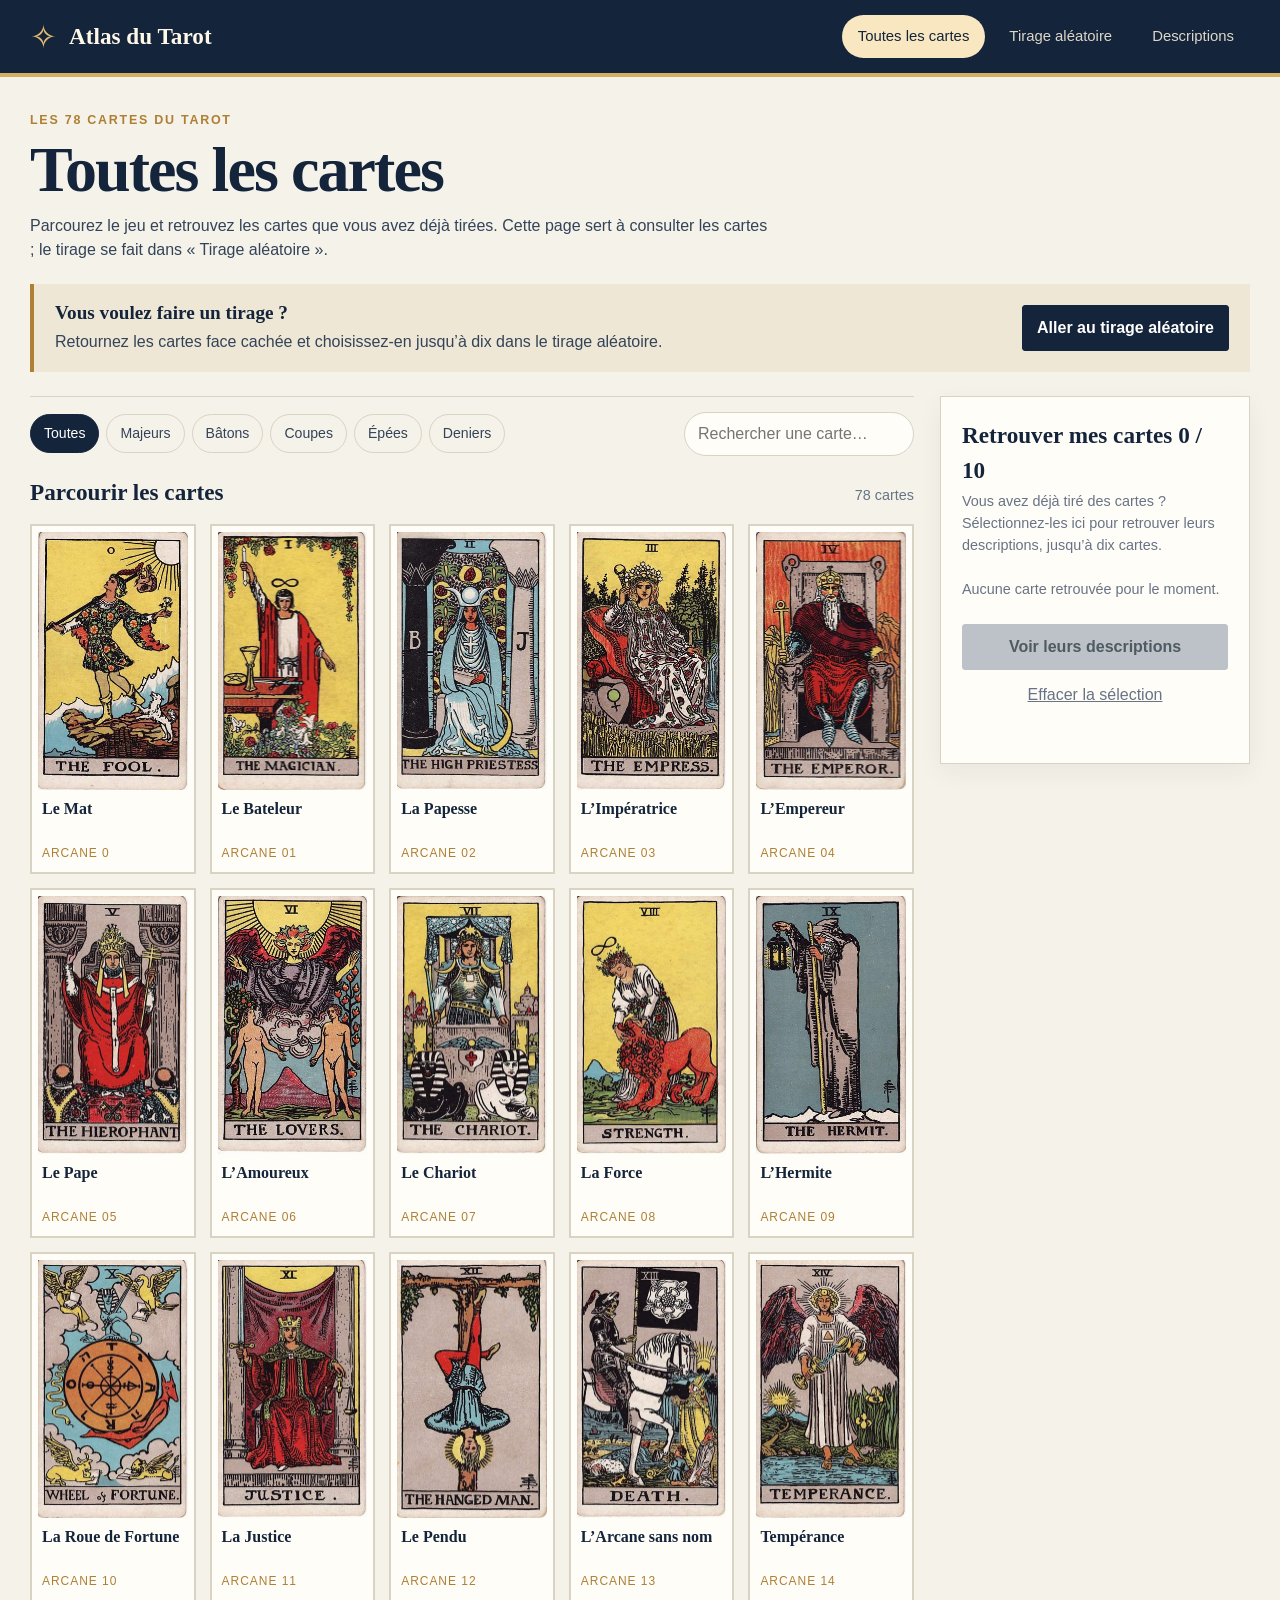
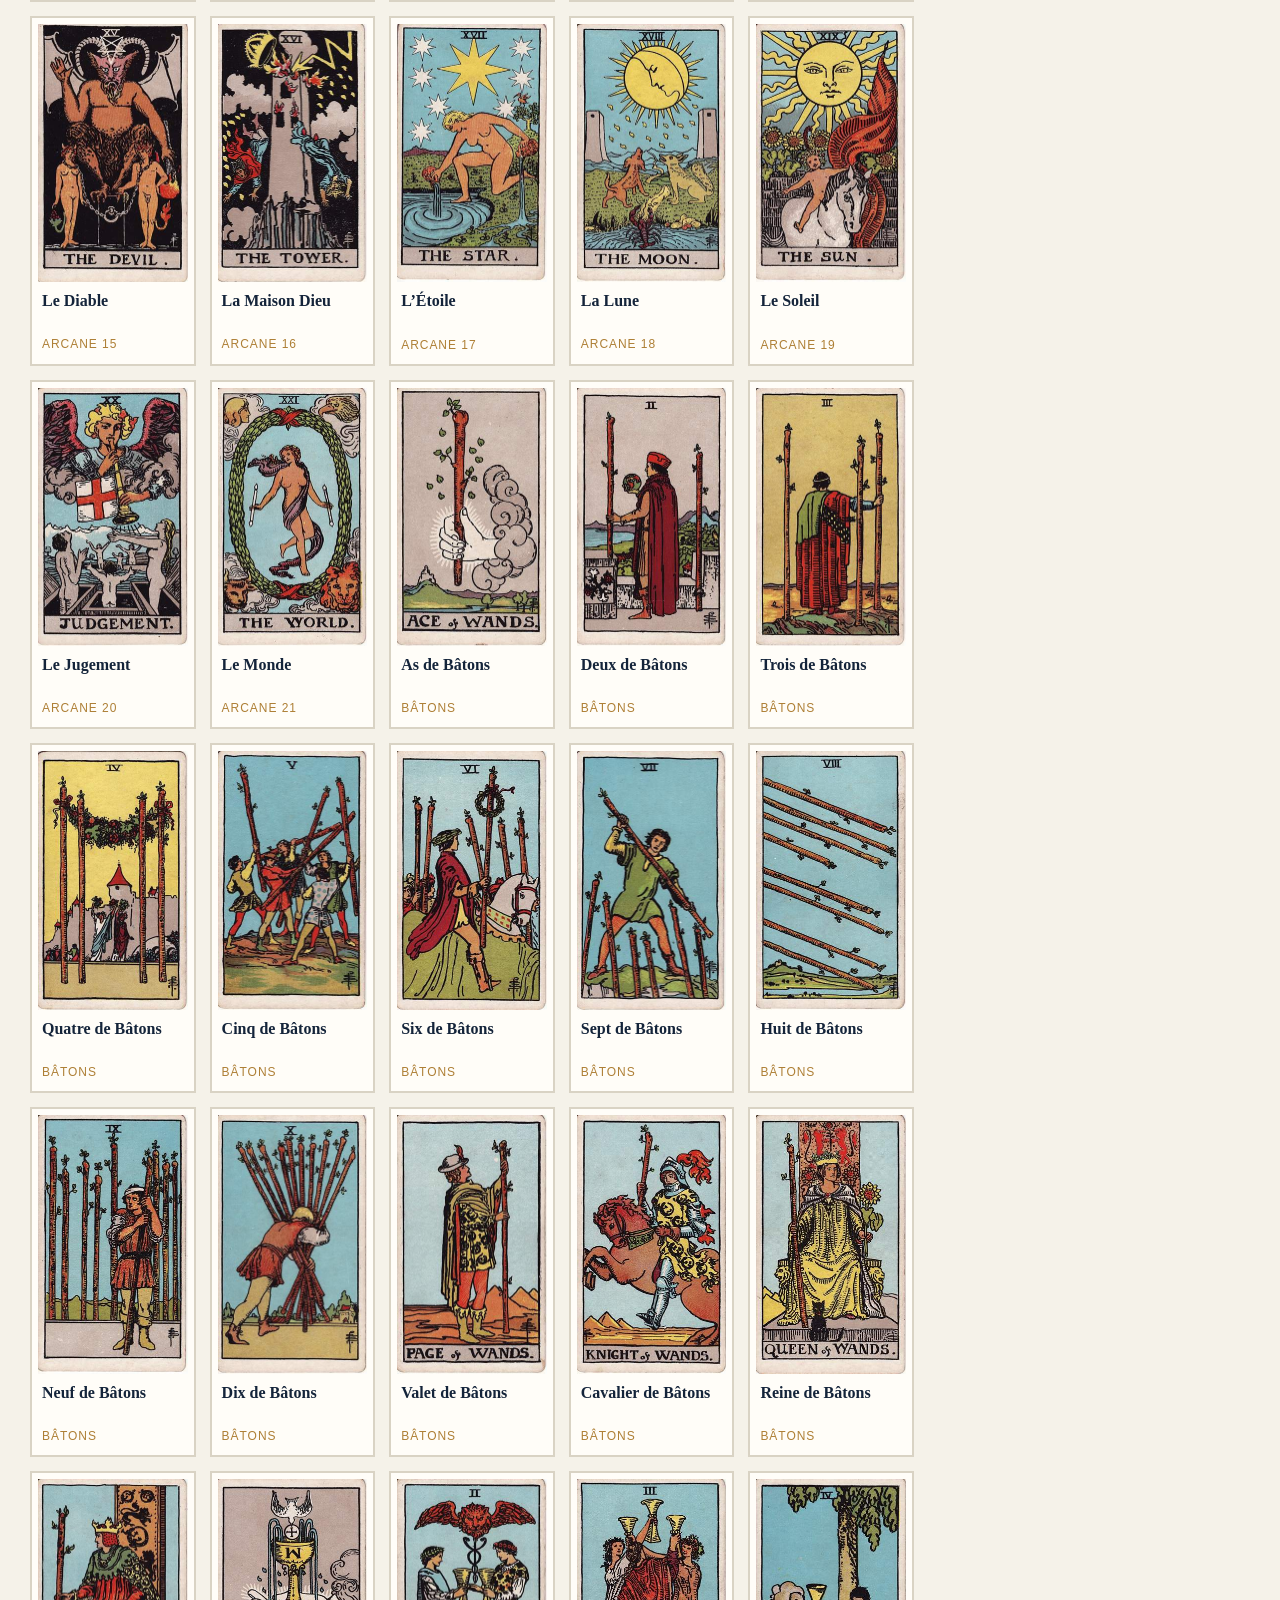
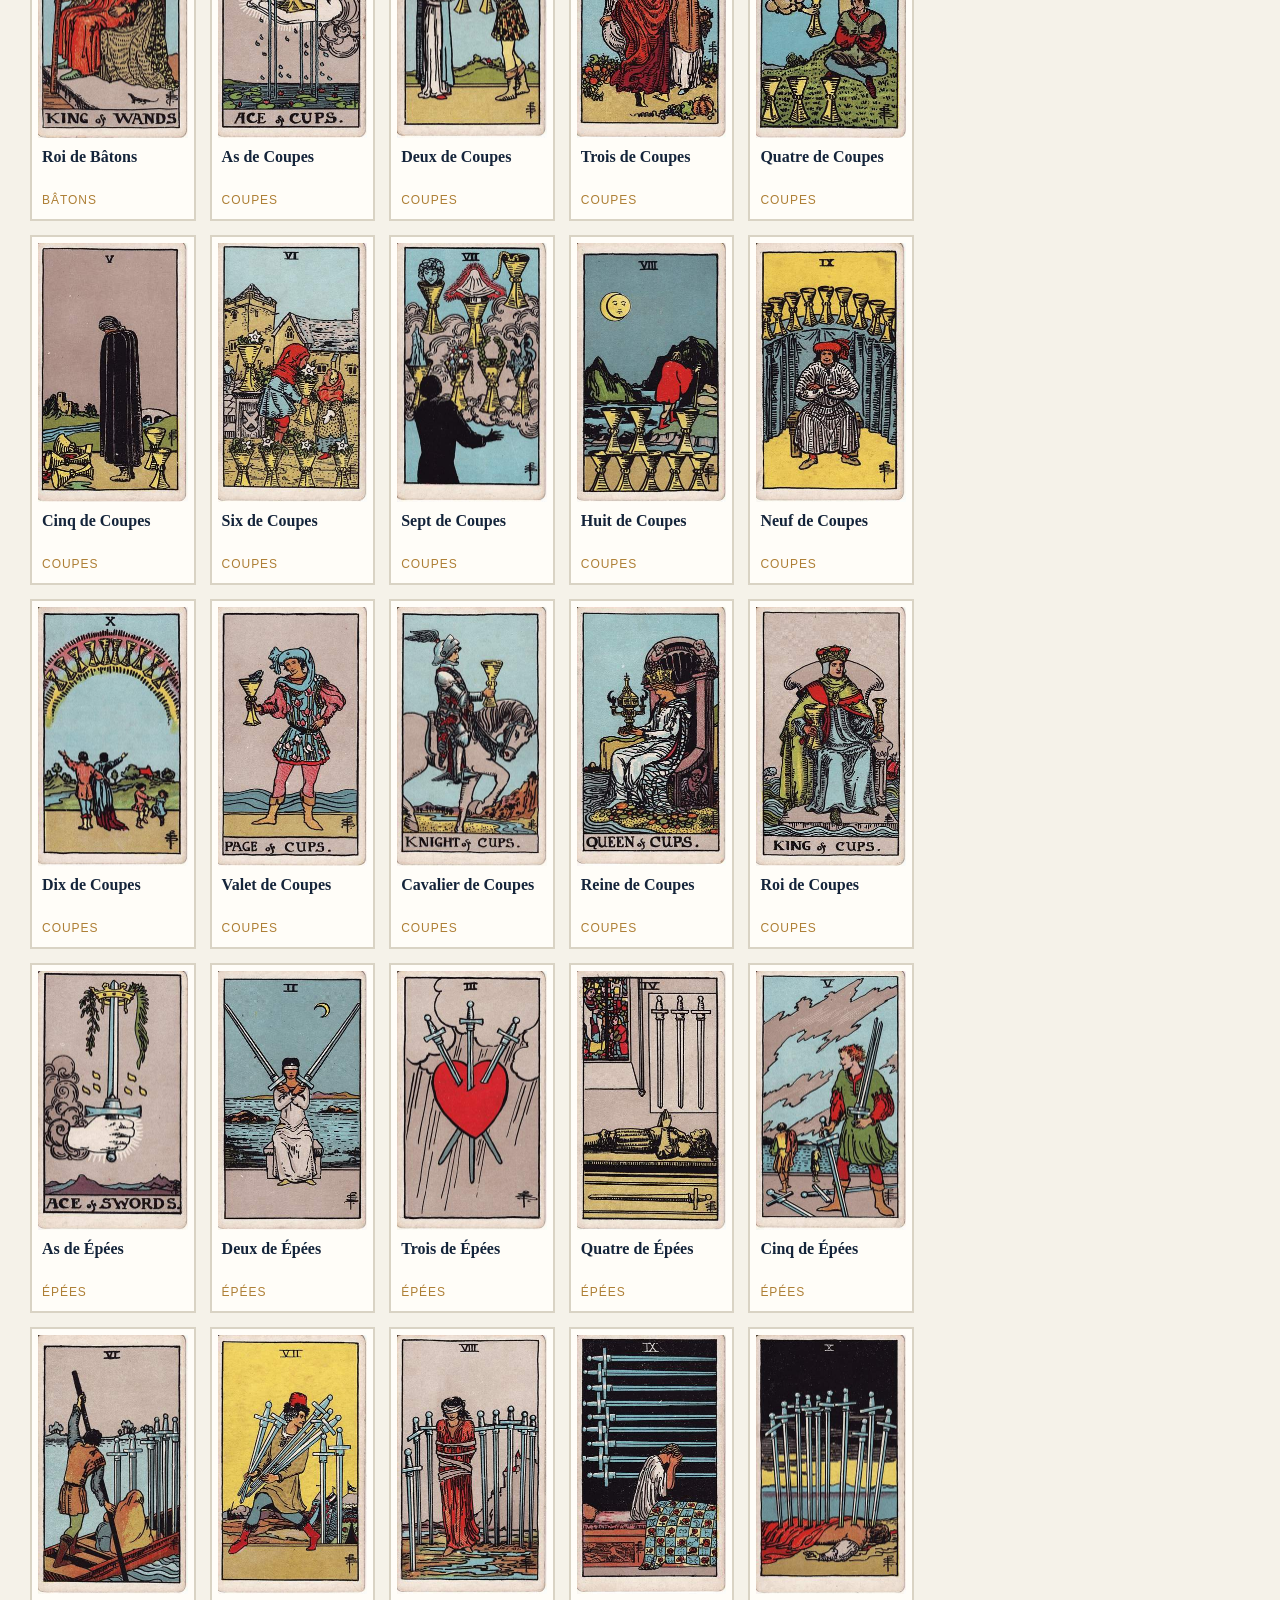
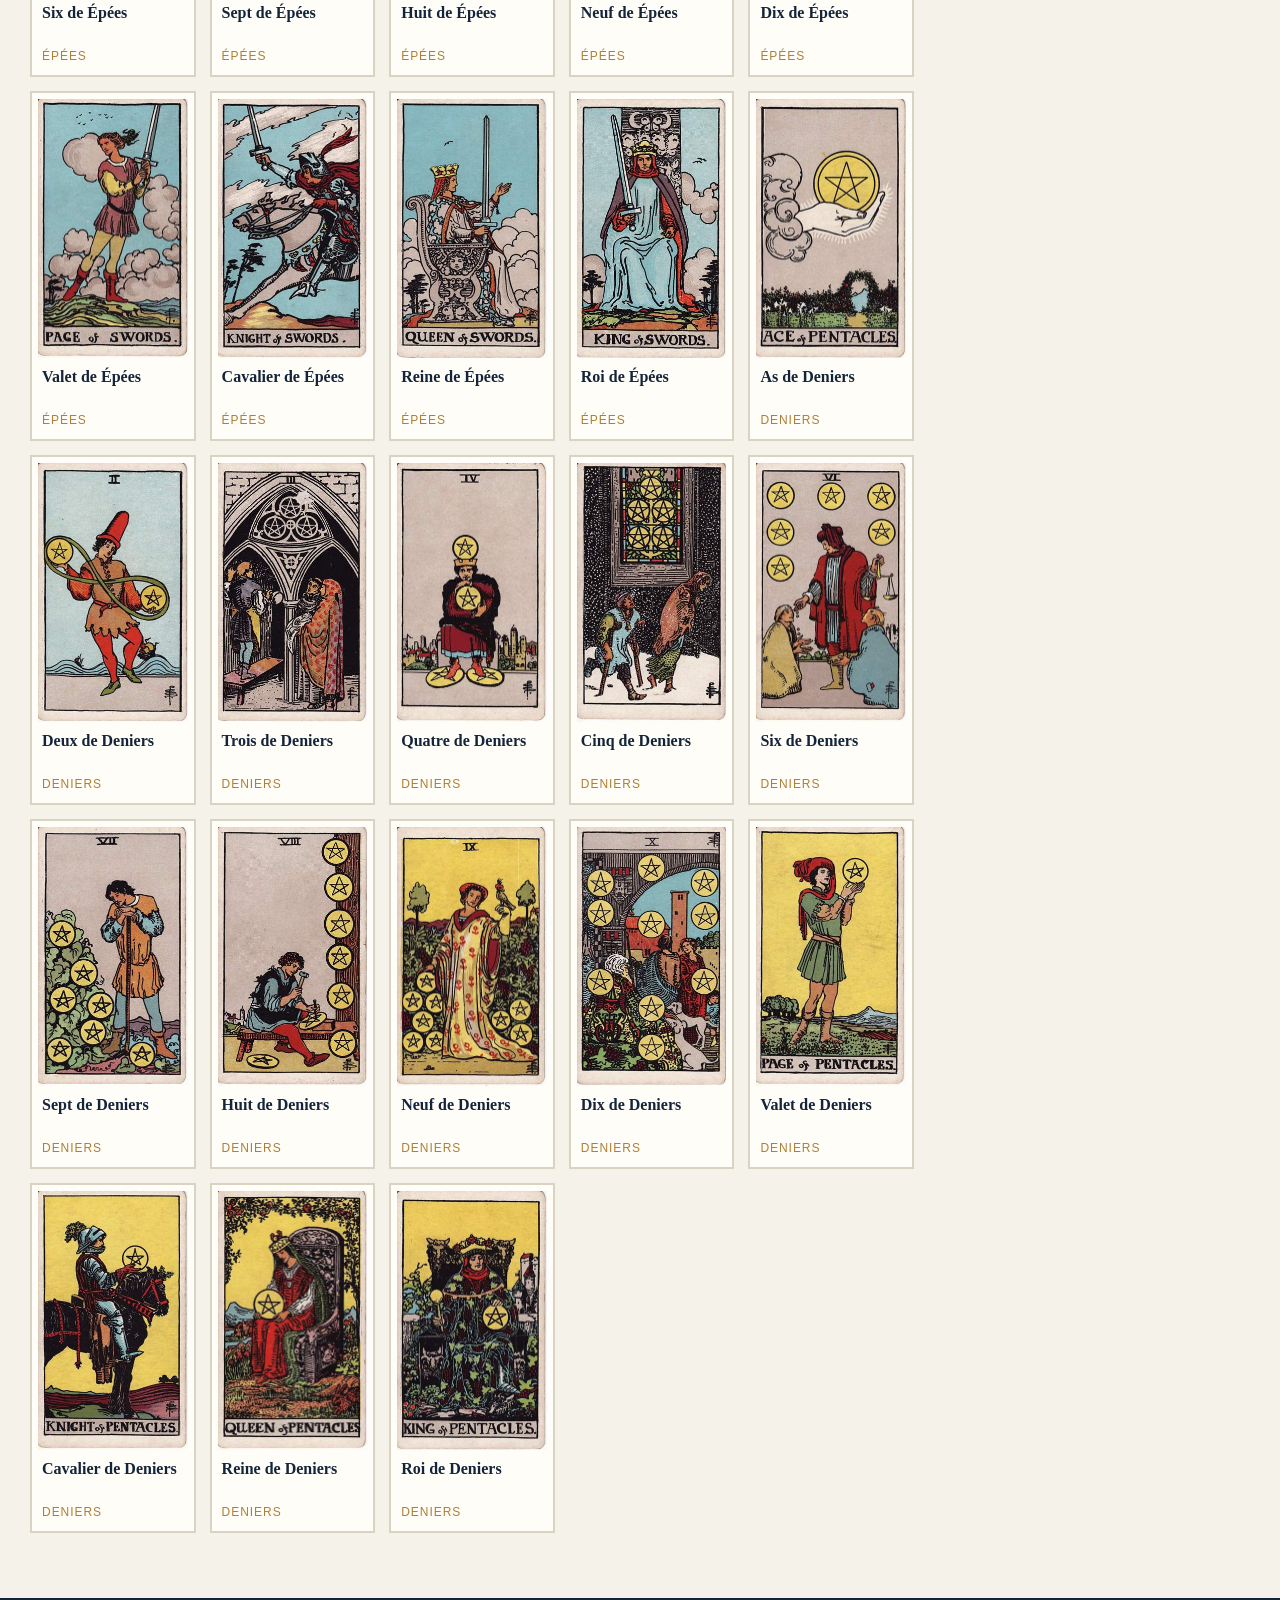
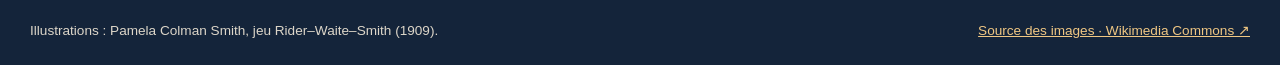
<file: index.html>
<!doctype html>
<html lang="fr">
<head>
  <meta charset="utf-8">
  <meta name="viewport" content="width=device-width,initial-scale=1">
  <meta name="theme-color" content="#14243a">
  <meta name="description" content="Parcourez les 78 cartes du tarot et retrouvez la description des cartes déjà tirées.">
  <title>Toutes les cartes — Atlas du Tarot</title>
  <link rel="icon" type="image/svg+xml" href="data:image/svg+xml,%3Csvg xmlns='http://www.w3.org/2000/svg' viewBox='0 0 64 64'%3E%3Crect width='64' height='64' rx='12' fill='%2314243a'/%3E%3Cpath d='M32 8 36 27 55 32 36 37 32 56 28 37 9 32 28 27Z' fill='%23e4b862'/%3E%3C/svg%3E">
  <link rel="stylesheet" href="style.css">
</head>
<body>
  <header class="site-header"><div class="shell header-inner"><a class="brand" href="index.html"><span class="brand-star" aria-hidden="true">✧</span>Atlas du Tarot</a><nav class="main-nav" aria-label="Navigation principale"><a href="index.html" aria-current="page">Toutes les cartes</a><a href="tirage.html">Tirage aléatoire</a><a href="cartes.html">Descriptions</a></nav></div></header>
  <main class="shell">
    <div class="page-head"><p class="eyebrow">Les 78 cartes du tarot</p><h1>Toutes les cartes</h1><p>Parcourez le jeu et retrouvez les cartes que vous avez déjà tirées. Cette page sert à consulter les cartes ; le tirage se fait dans « Tirage aléatoire ».</p></div>
    <div class="draw-callout"><div><strong>Vous voulez faire un tirage ?</strong><p>Retournez les cartes face cachée et choisissez-en jusqu’à dix dans le tirage aléatoire.</p></div><a class="primary" href="tirage.html">Aller au tirage aléatoire</a></div>
    <div class="workspace">
      <section aria-labelledby="cardsHeading">
        <div class="toolbar"><div class="filters" role="group" aria-label="Filtrer les cartes"><button type="button" class="filter" data-family="all" aria-pressed="true">Toutes</button><button type="button" class="filter" data-family="major" aria-pressed="false">Majeurs</button><button type="button" class="filter" data-family="wands" aria-pressed="false">Bâtons</button><button type="button" class="filter" data-family="cups" aria-pressed="false">Coupes</button><button type="button" class="filter" data-family="swords" aria-pressed="false">Épées</button><button type="button" class="filter" data-family="pents" aria-pressed="false">Deniers</button></div><input id="search" class="search" type="search" aria-label="Rechercher une carte" placeholder="Rechercher une carte…"></div>
        <div class="section-line"><h2 id="cardsHeading">Parcourir les cartes</h2><span id="resultCount">78 cartes</span></div>
        <div class="card-grid" id="cardGrid"></div>
      </section>
      <aside class="selection-panel" aria-labelledby="selectionHeading"><h2 id="selectionHeading">Retrouver mes cartes <span id="selectionCount">0 / 10</span></h2><p>Vous avez déjà tiré des cartes ? Sélectionnez-les ici pour retrouver leurs descriptions, jusqu’à dix cartes.</p><ol class="selected-list" id="selectedList"></ol><div class="panel-actions"><button type="button" class="primary" id="readSelection" disabled>Voir leurs descriptions</button><button type="button" class="plain" id="clearSelection">Effacer la sélection</button></div><div class="status" id="status" role="status" aria-live="polite"></div></aside>
    </div>
  </main>
  <footer class="site-footer"><div class="shell footer-inner"><span>Illustrations : Pamela Colman Smith, jeu Rider–Waite–Smith (1909).</span><a href="https://commons.wikimedia.org/wiki/Category:Rider-Waite-Smith_tarot_deck_(TaionWC)" target="_blank" rel="noopener noreferrer">Source des images · Wikimedia Commons ↗</a></div></footer>
  <script src="cards.js"></script><script src="selection.js?v=2"></script>
</body>
</html>
</file>
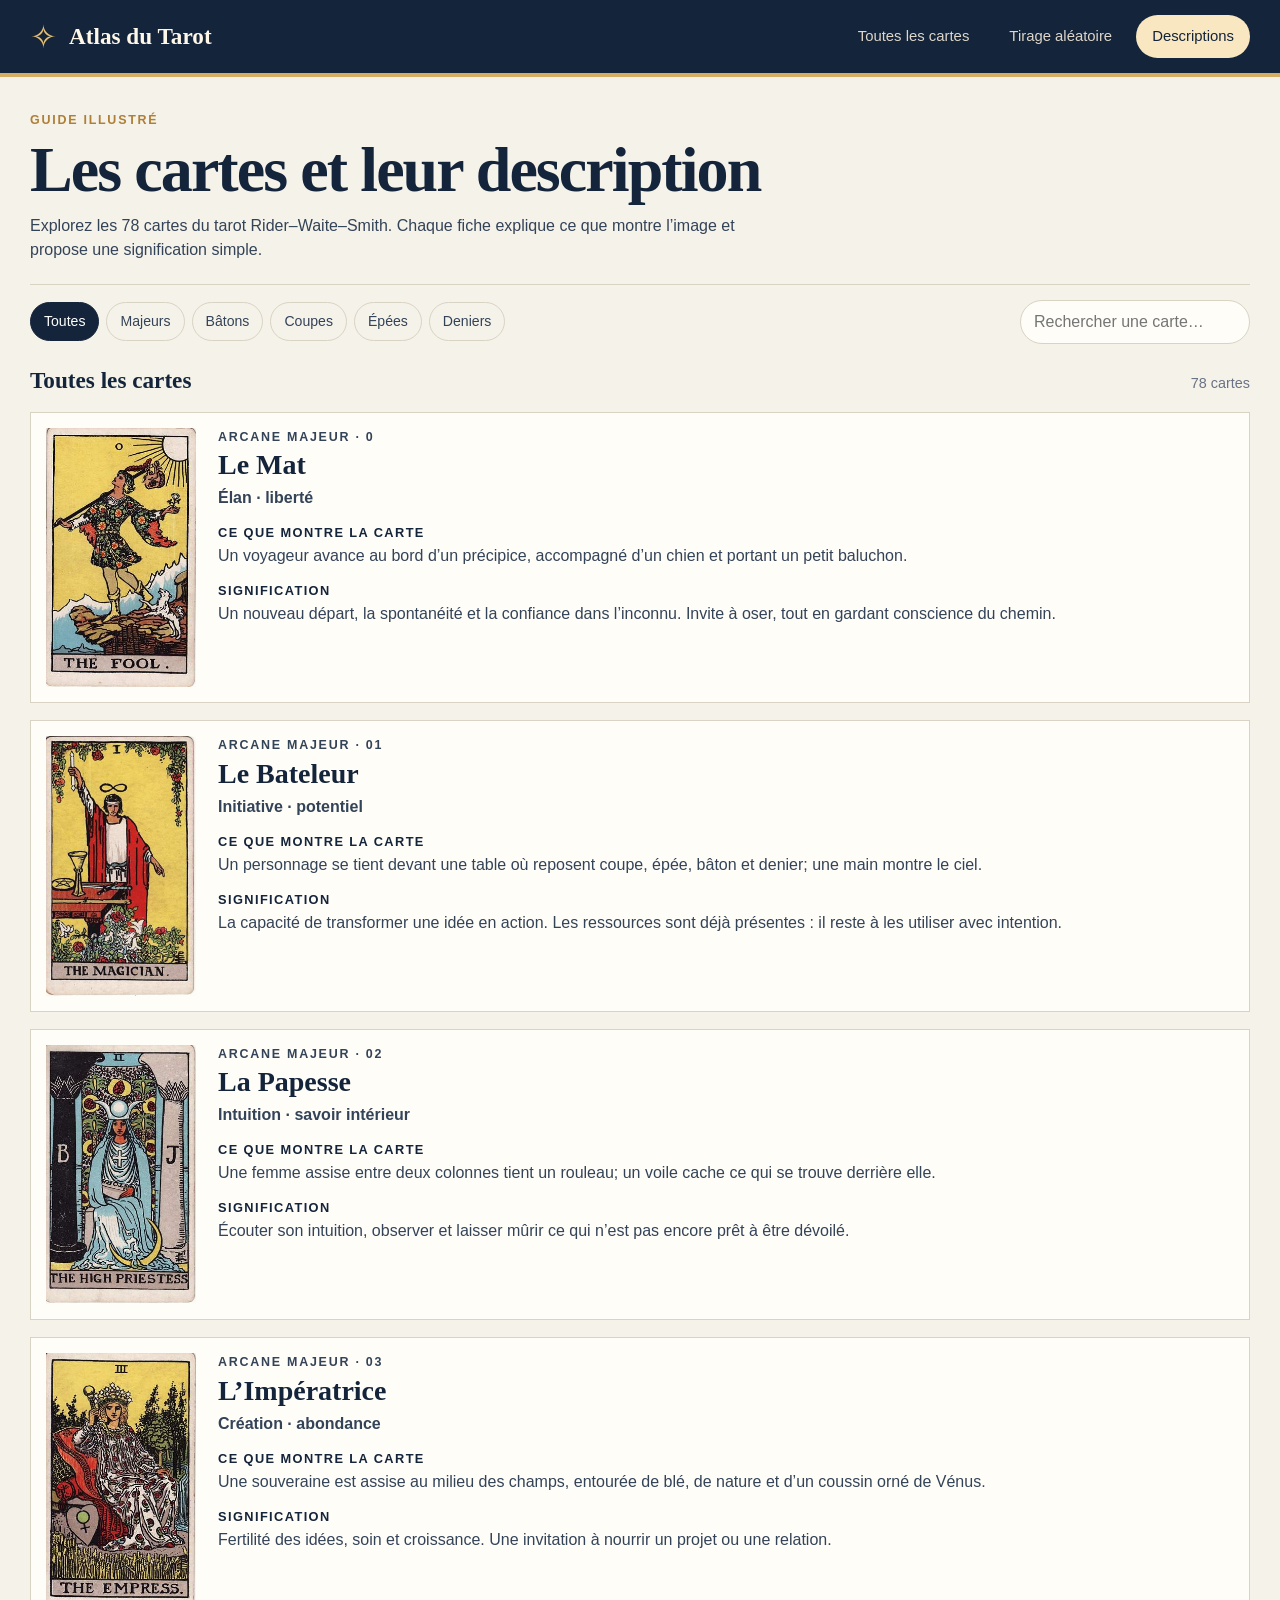
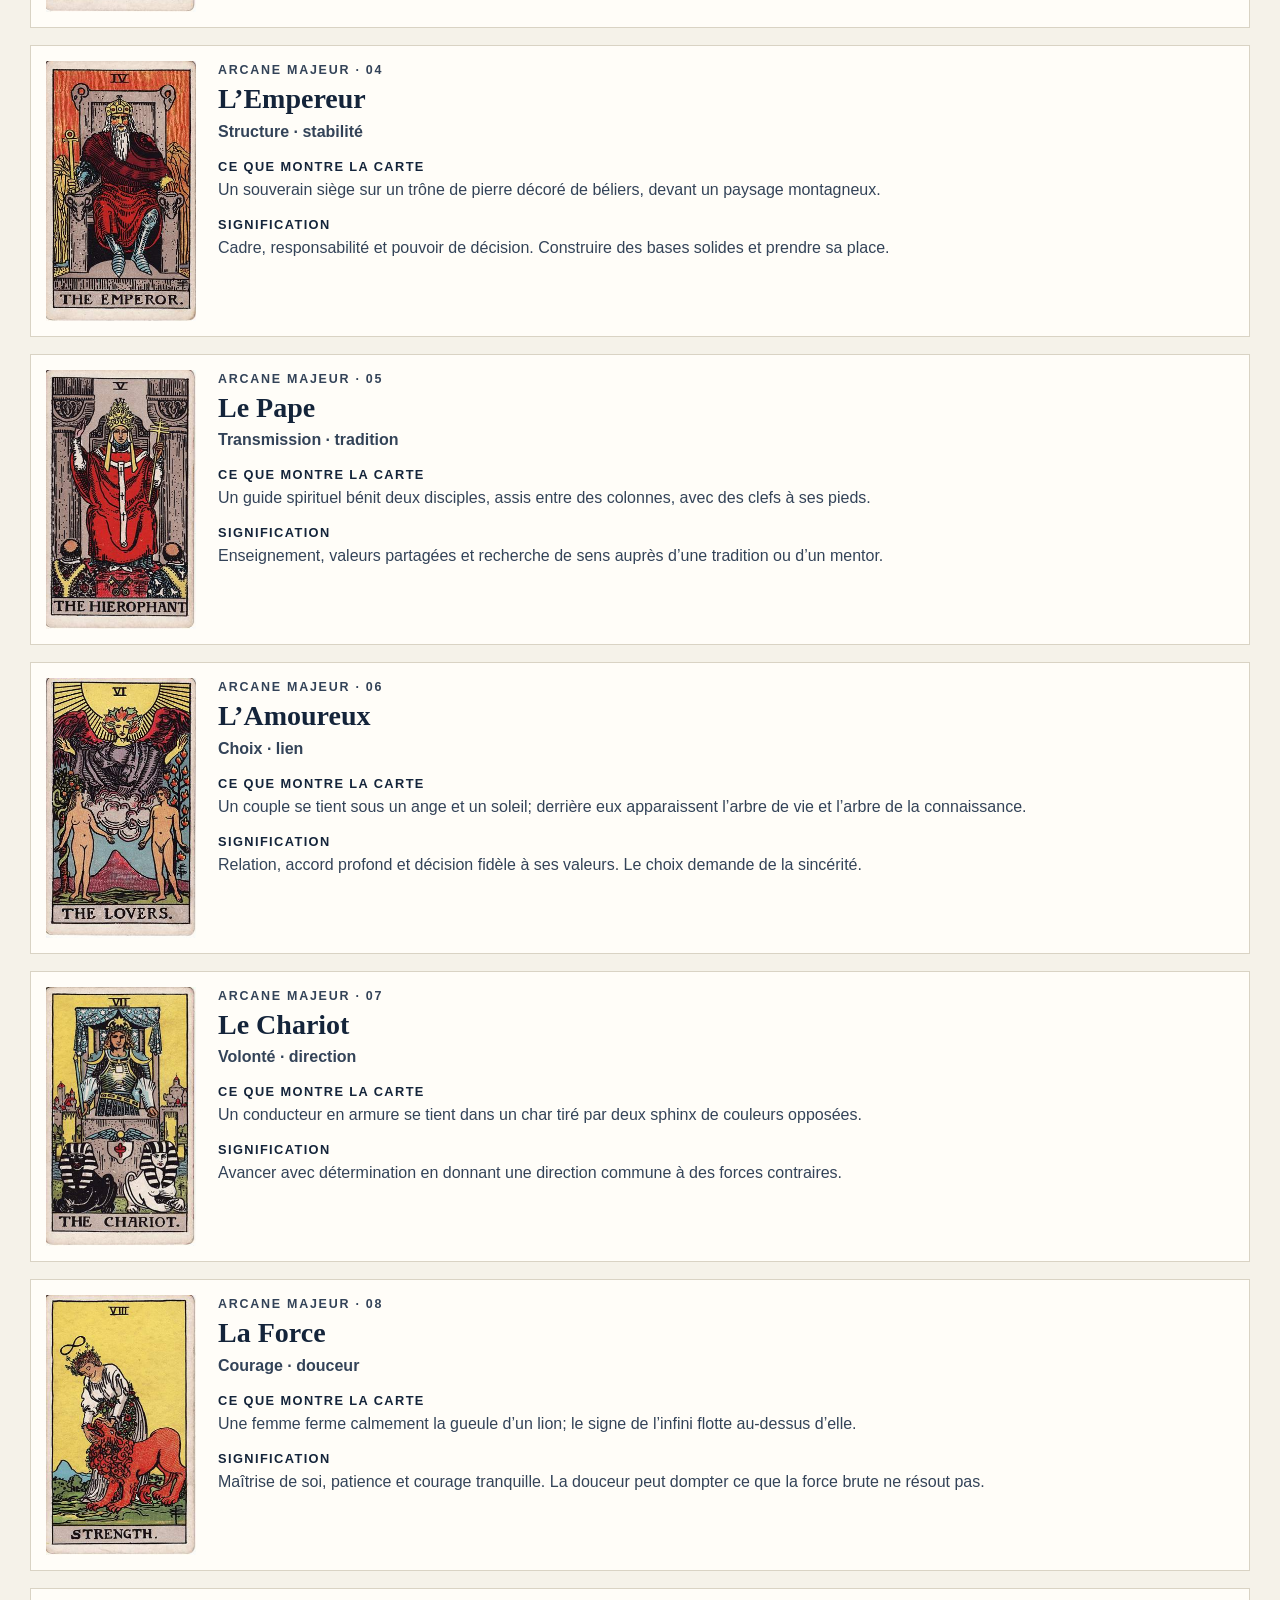
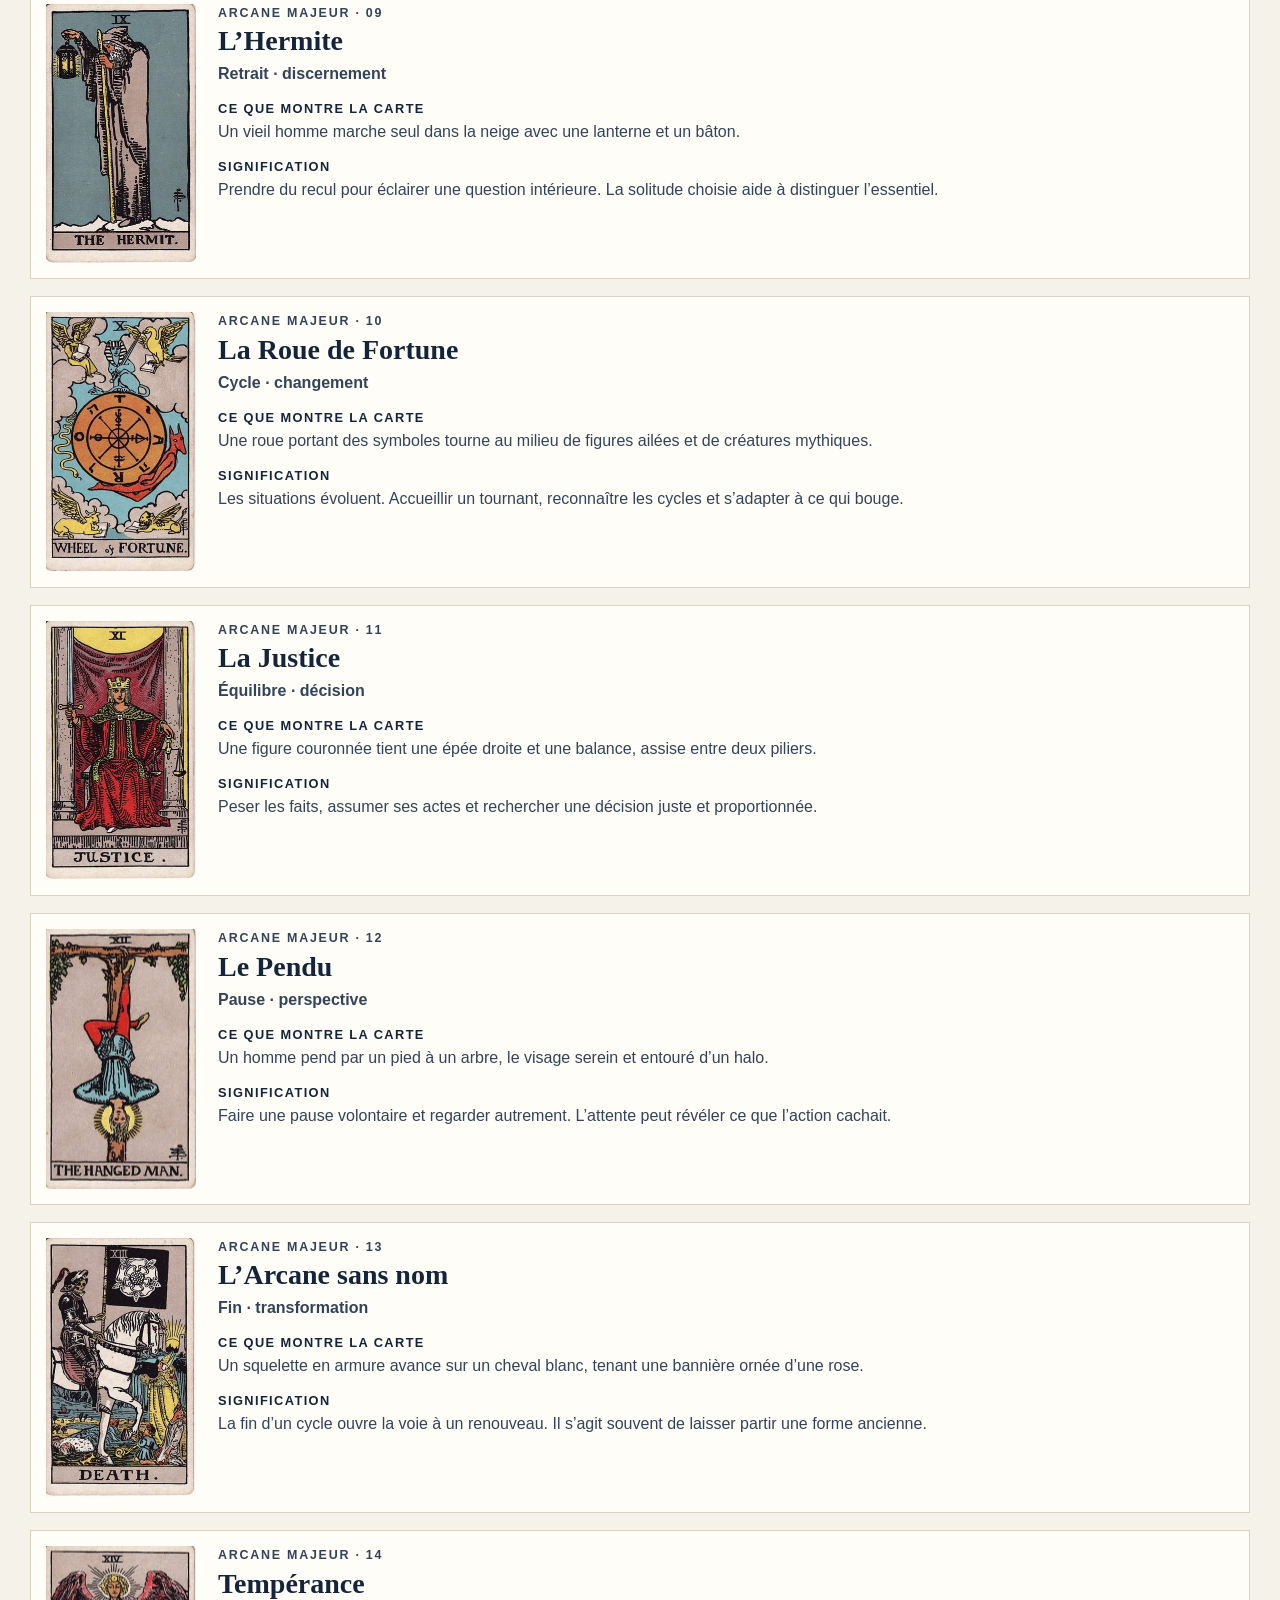
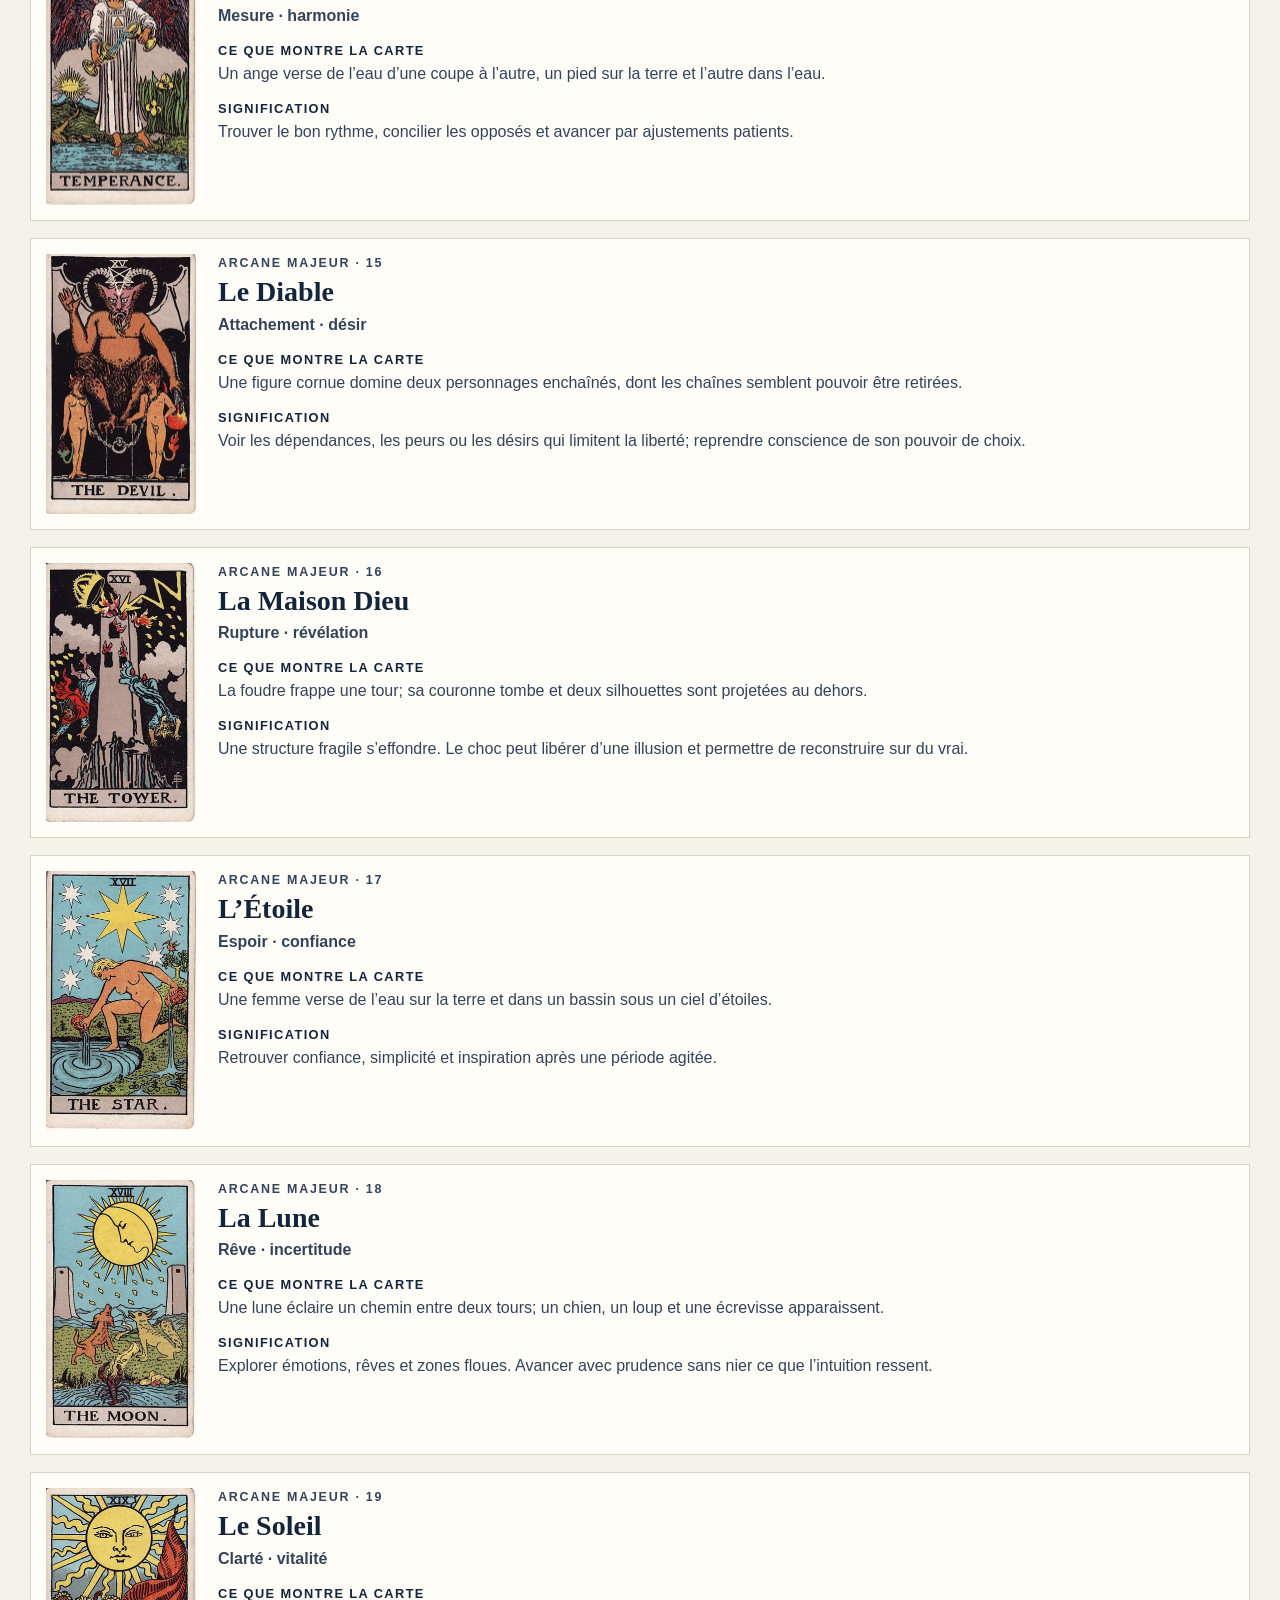
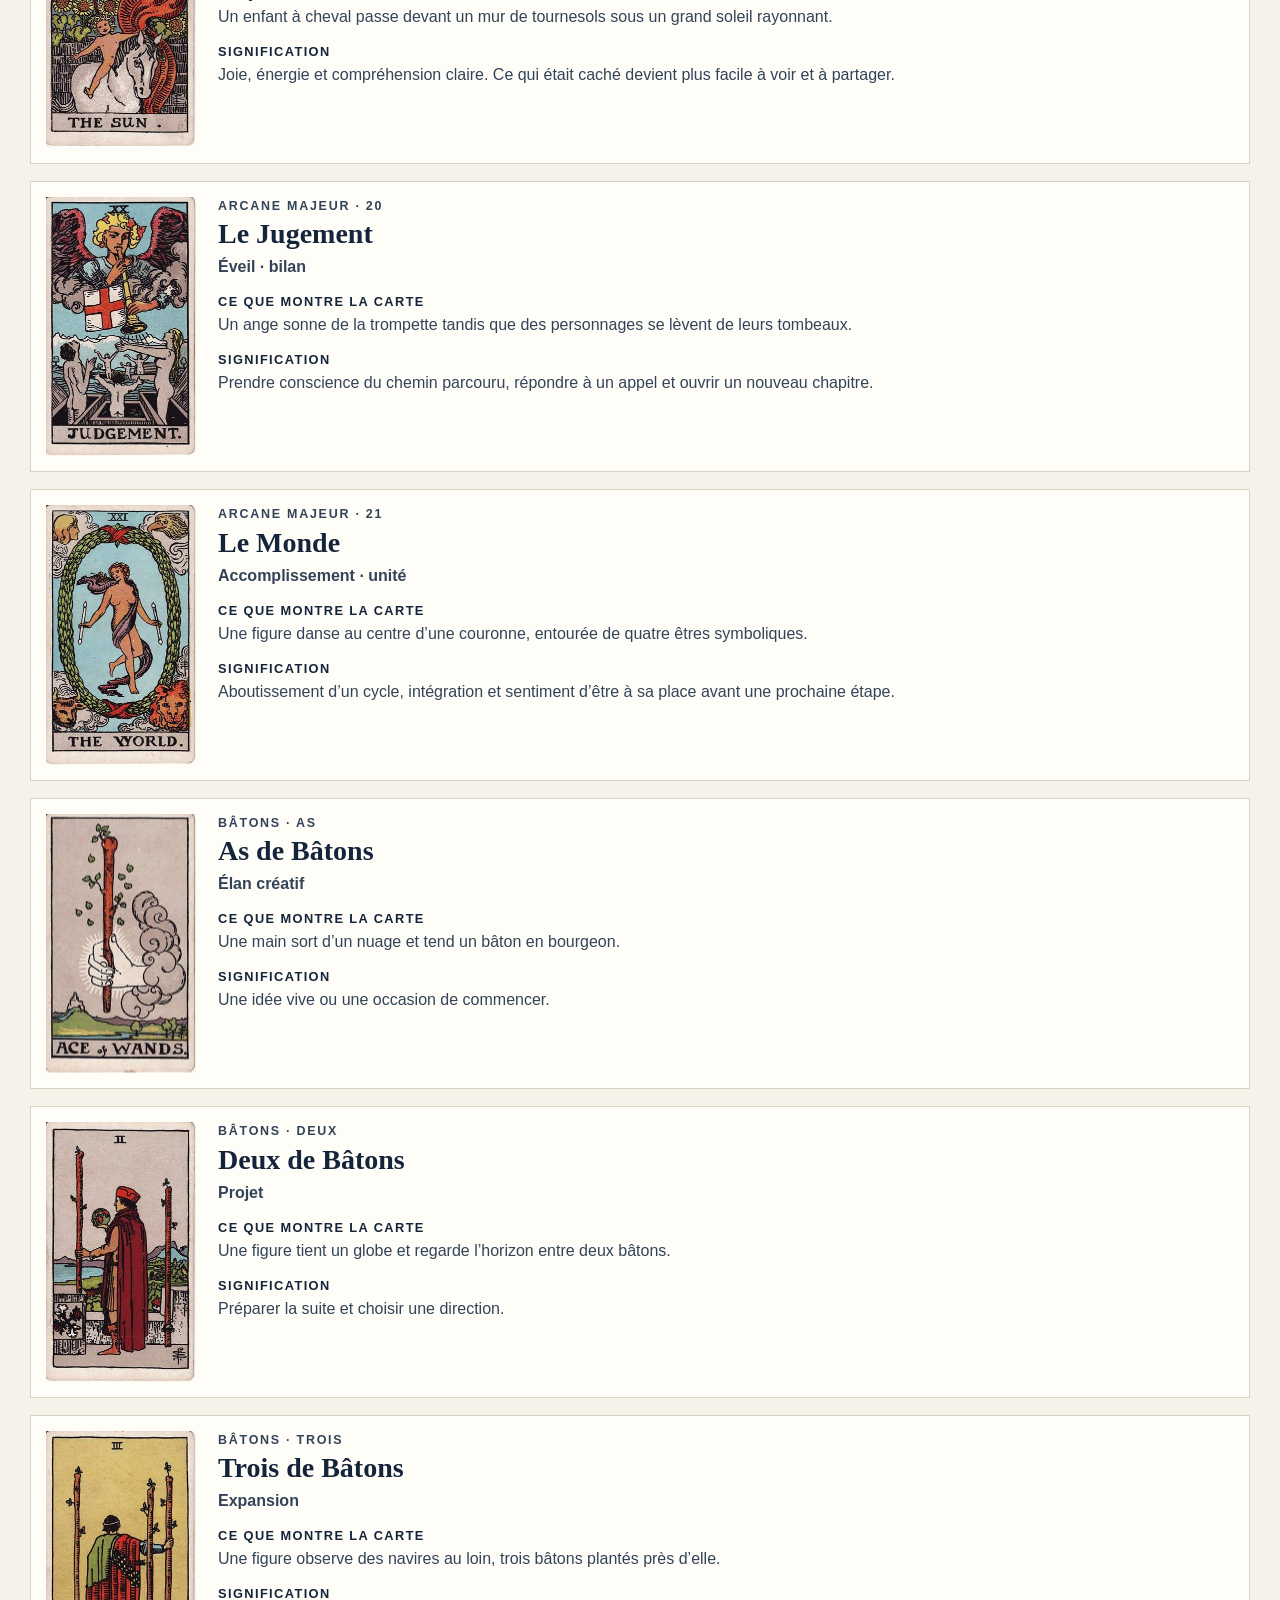
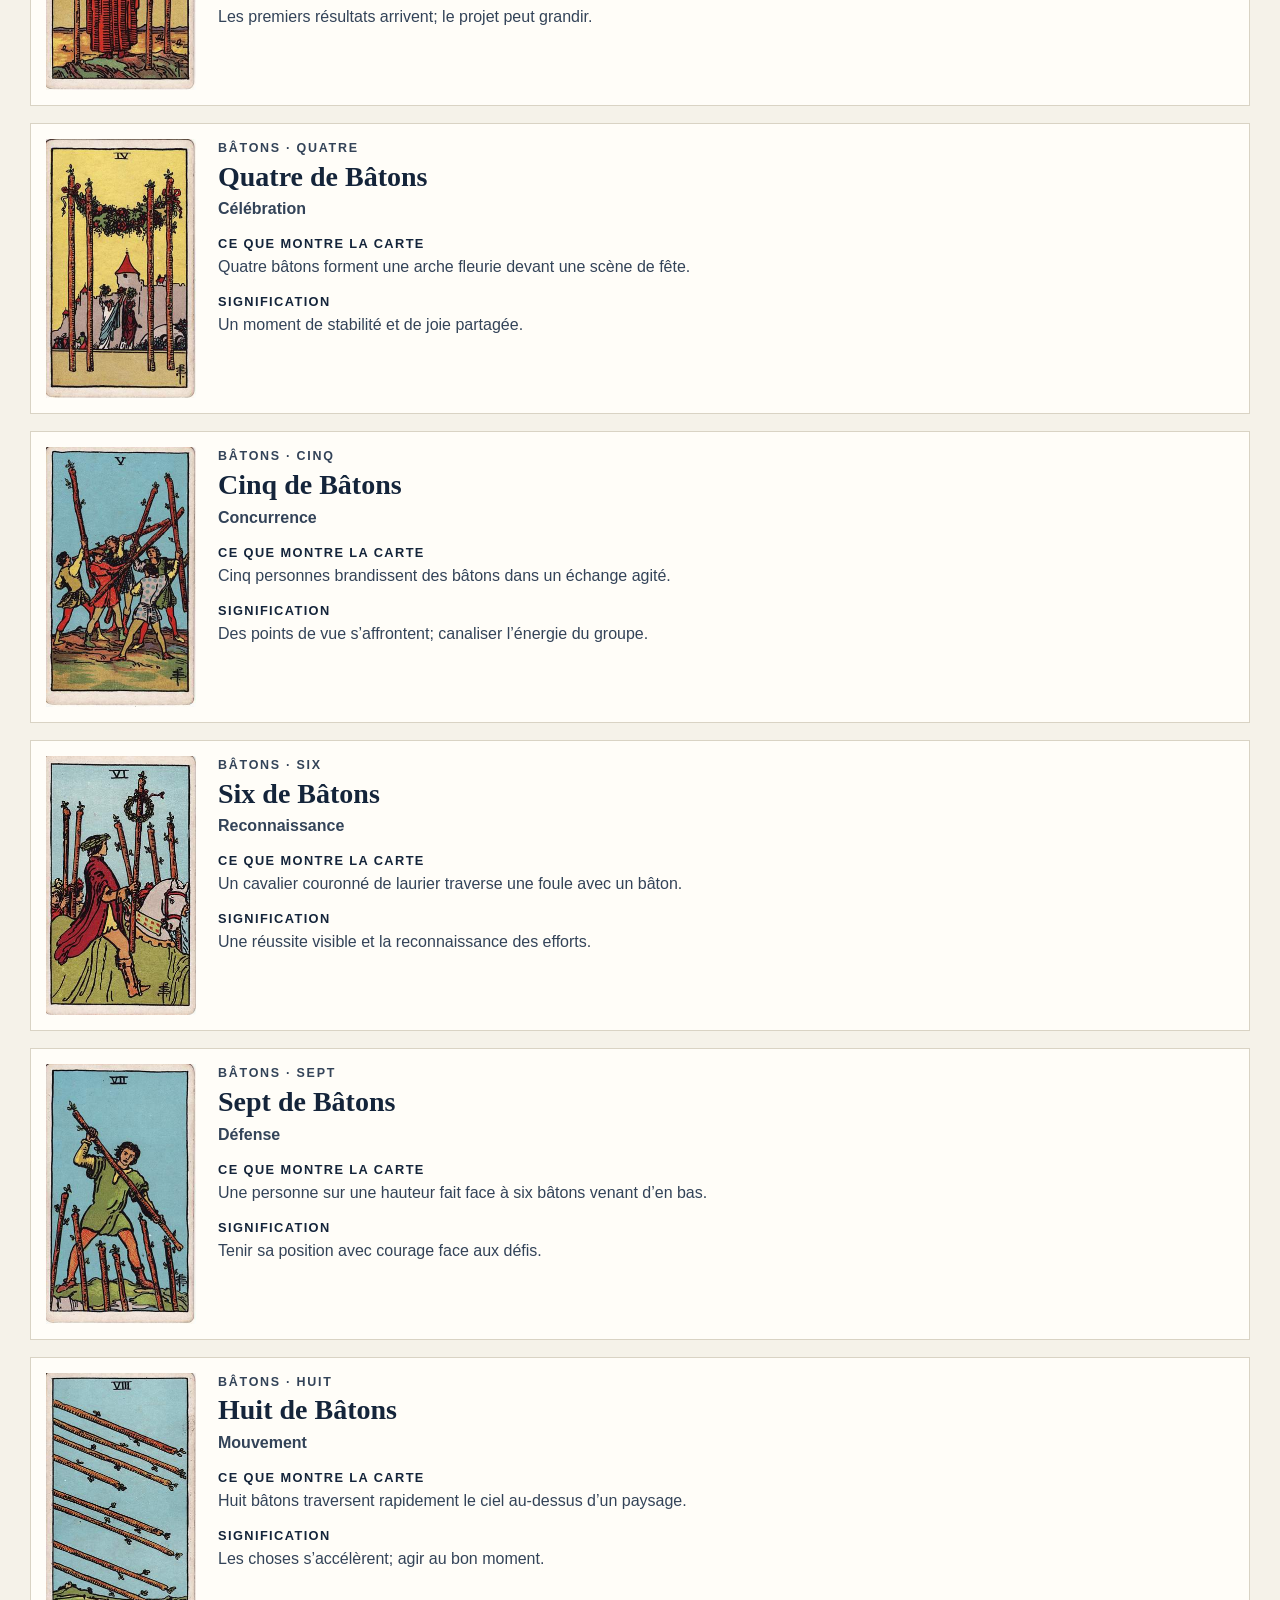
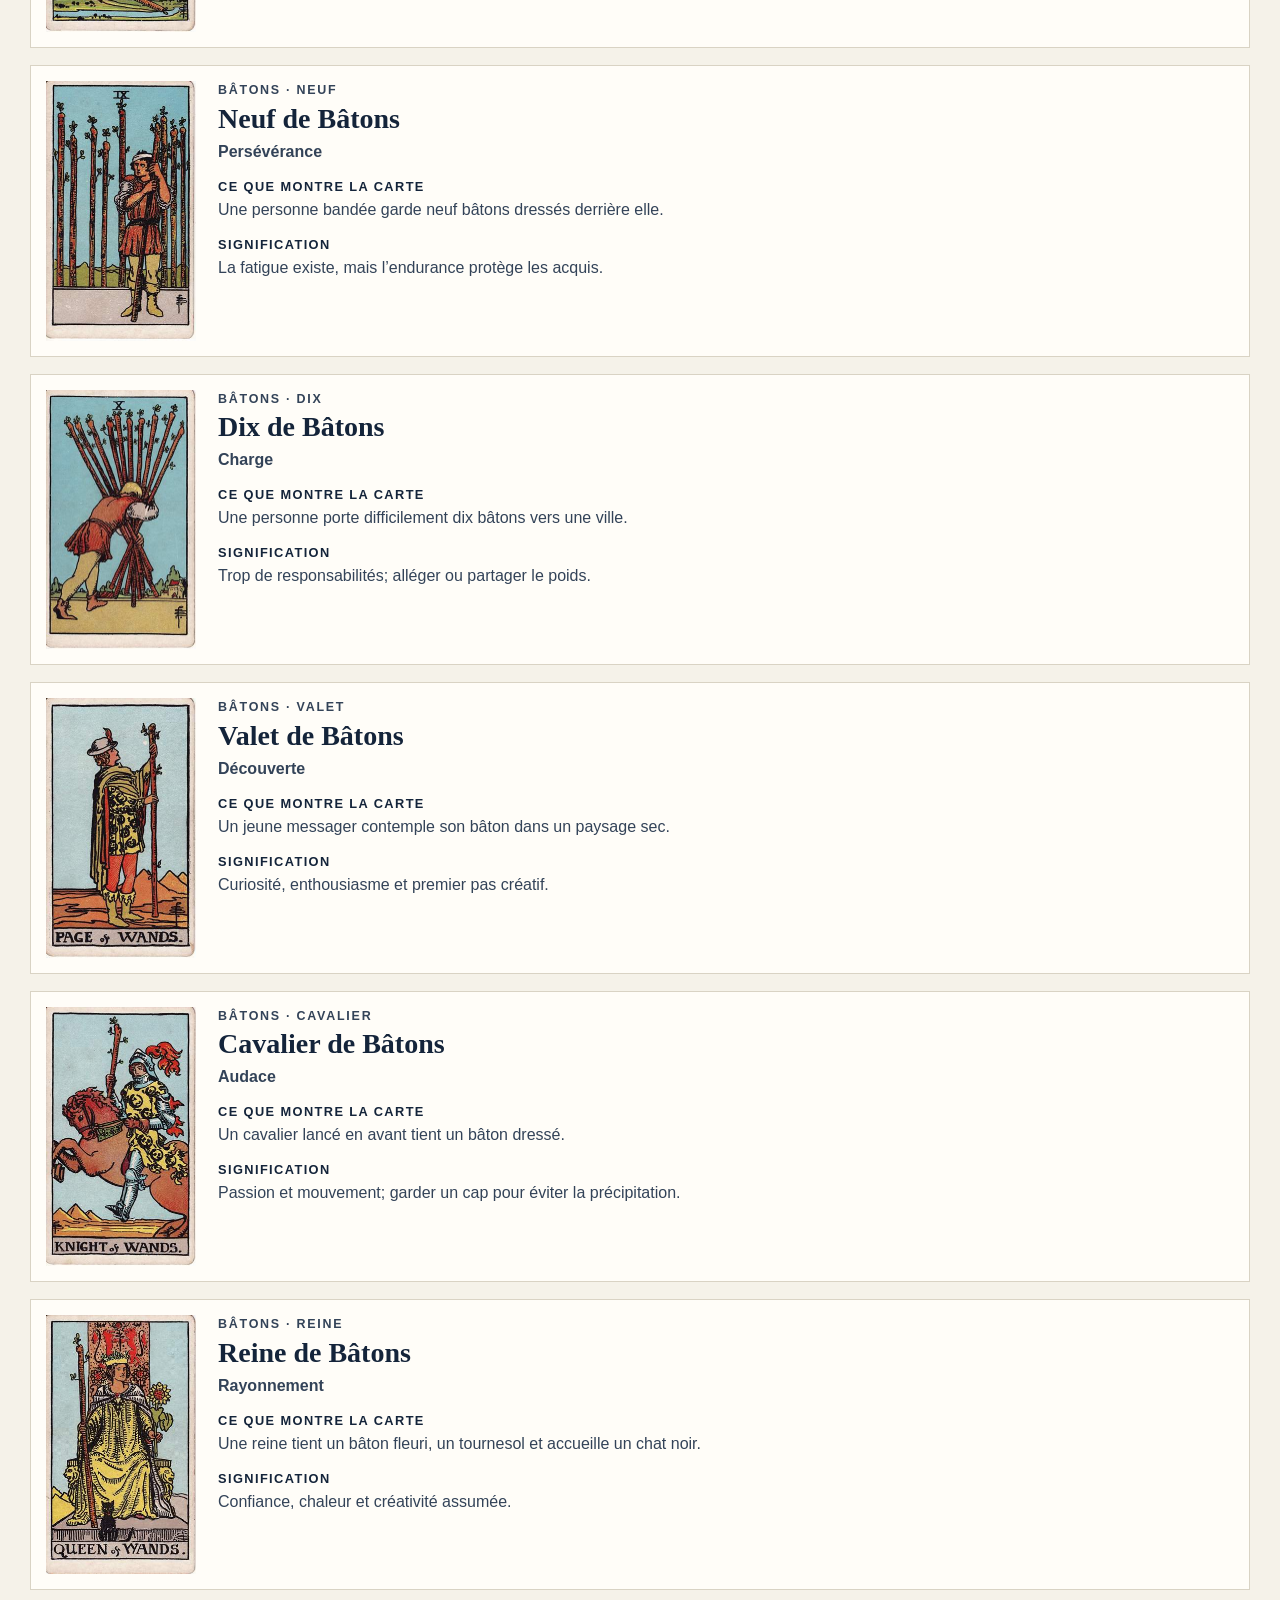
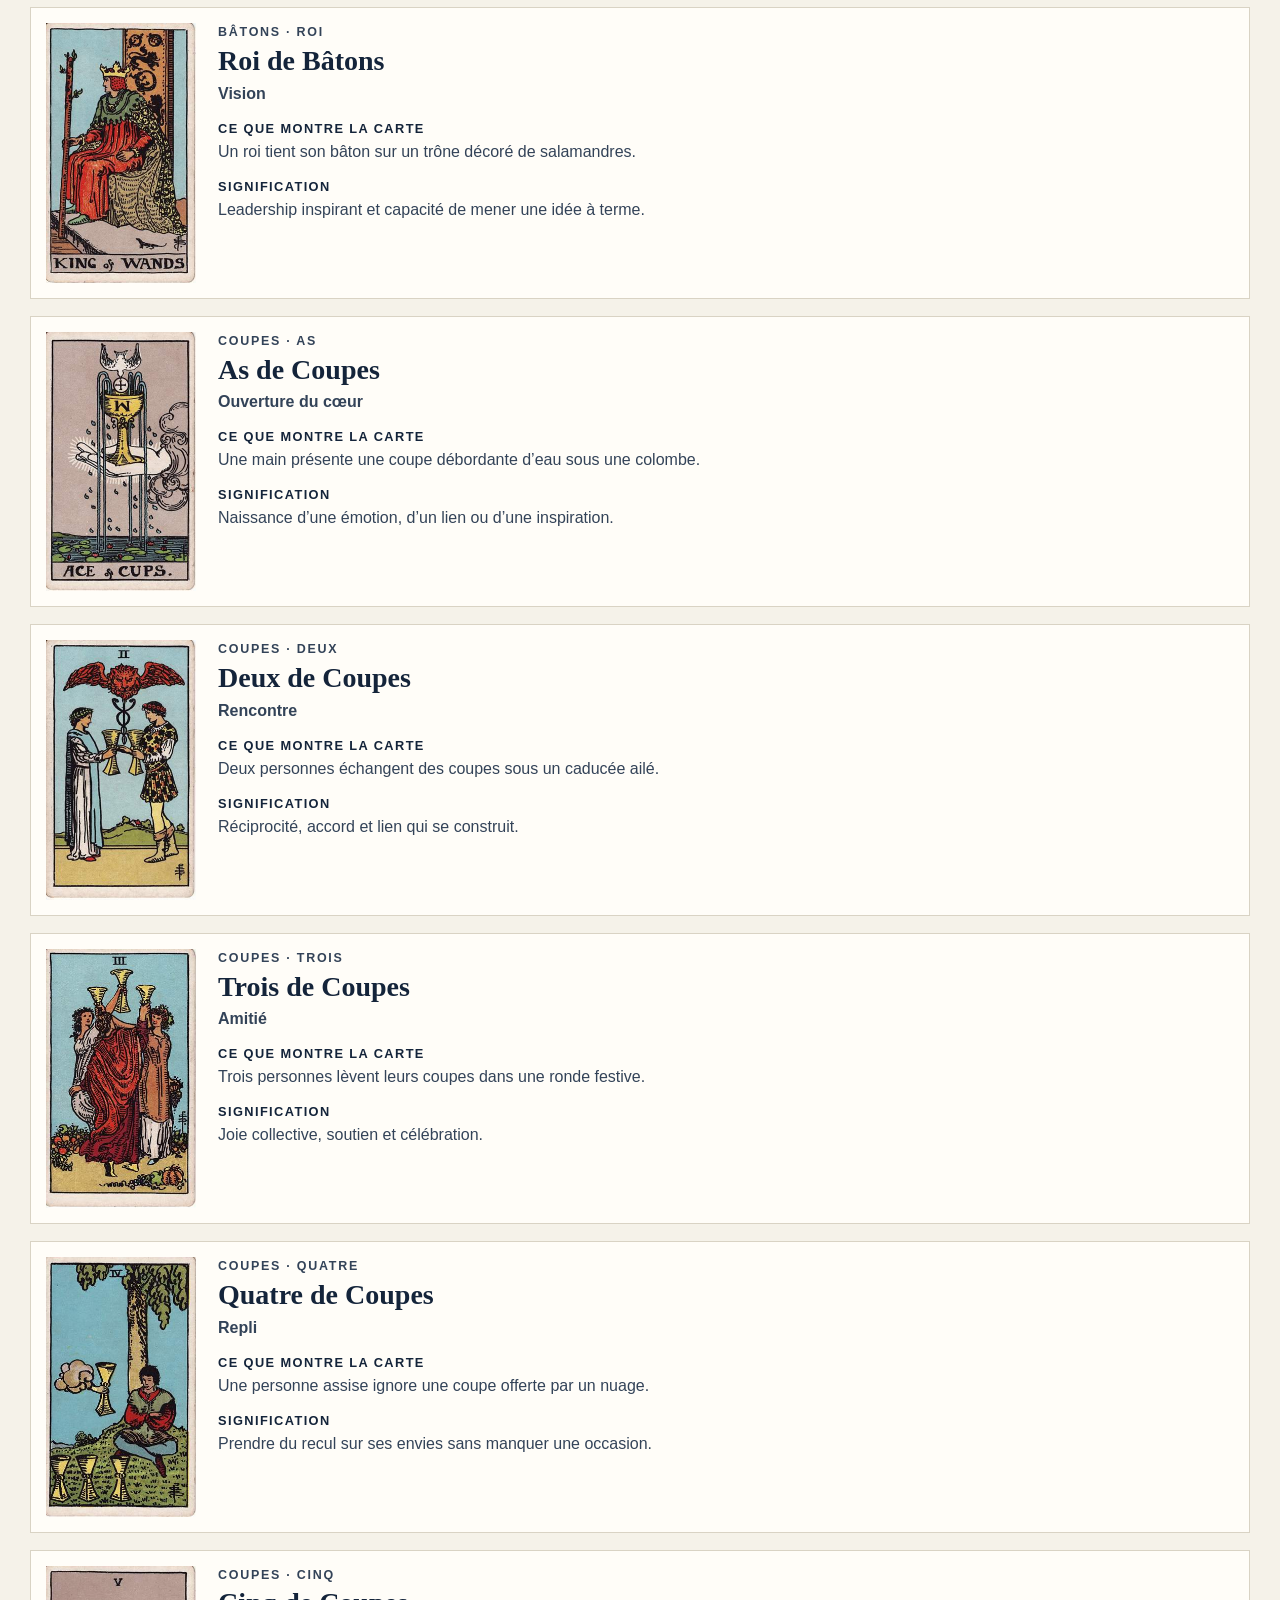
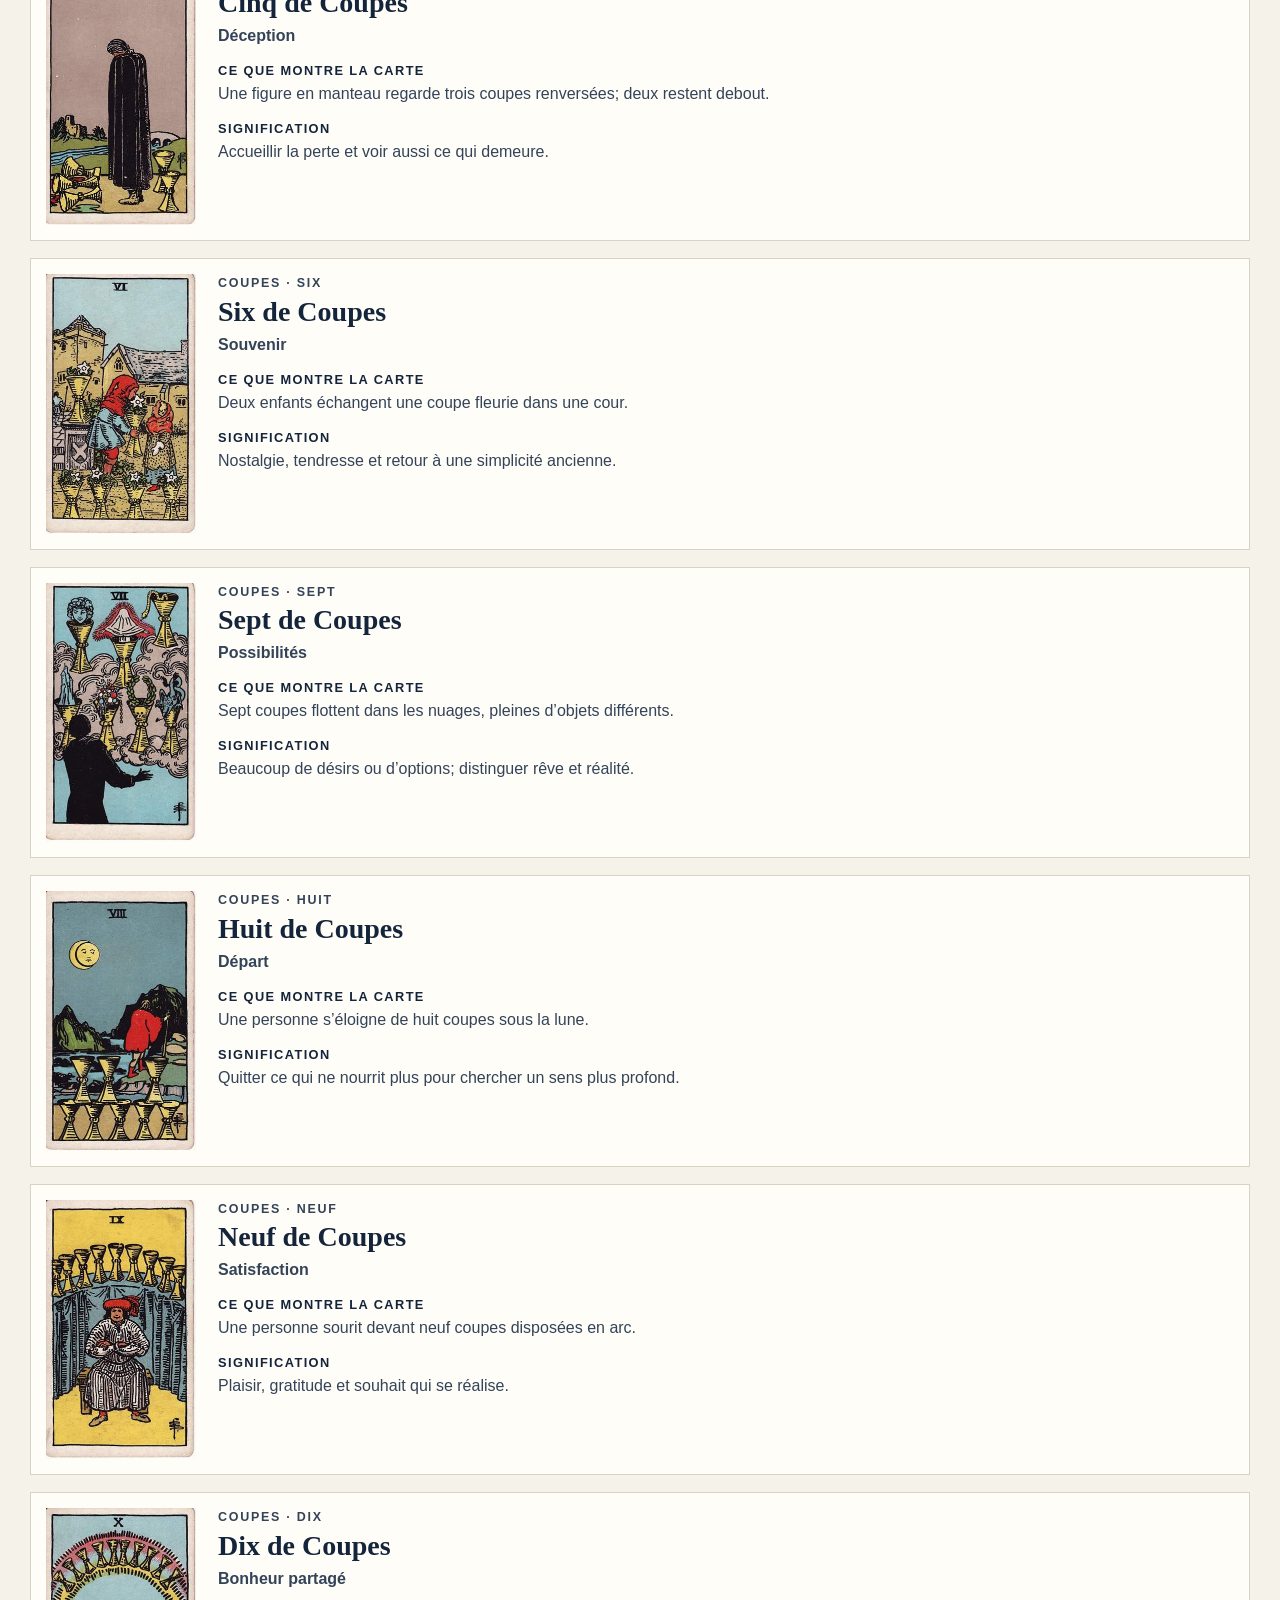
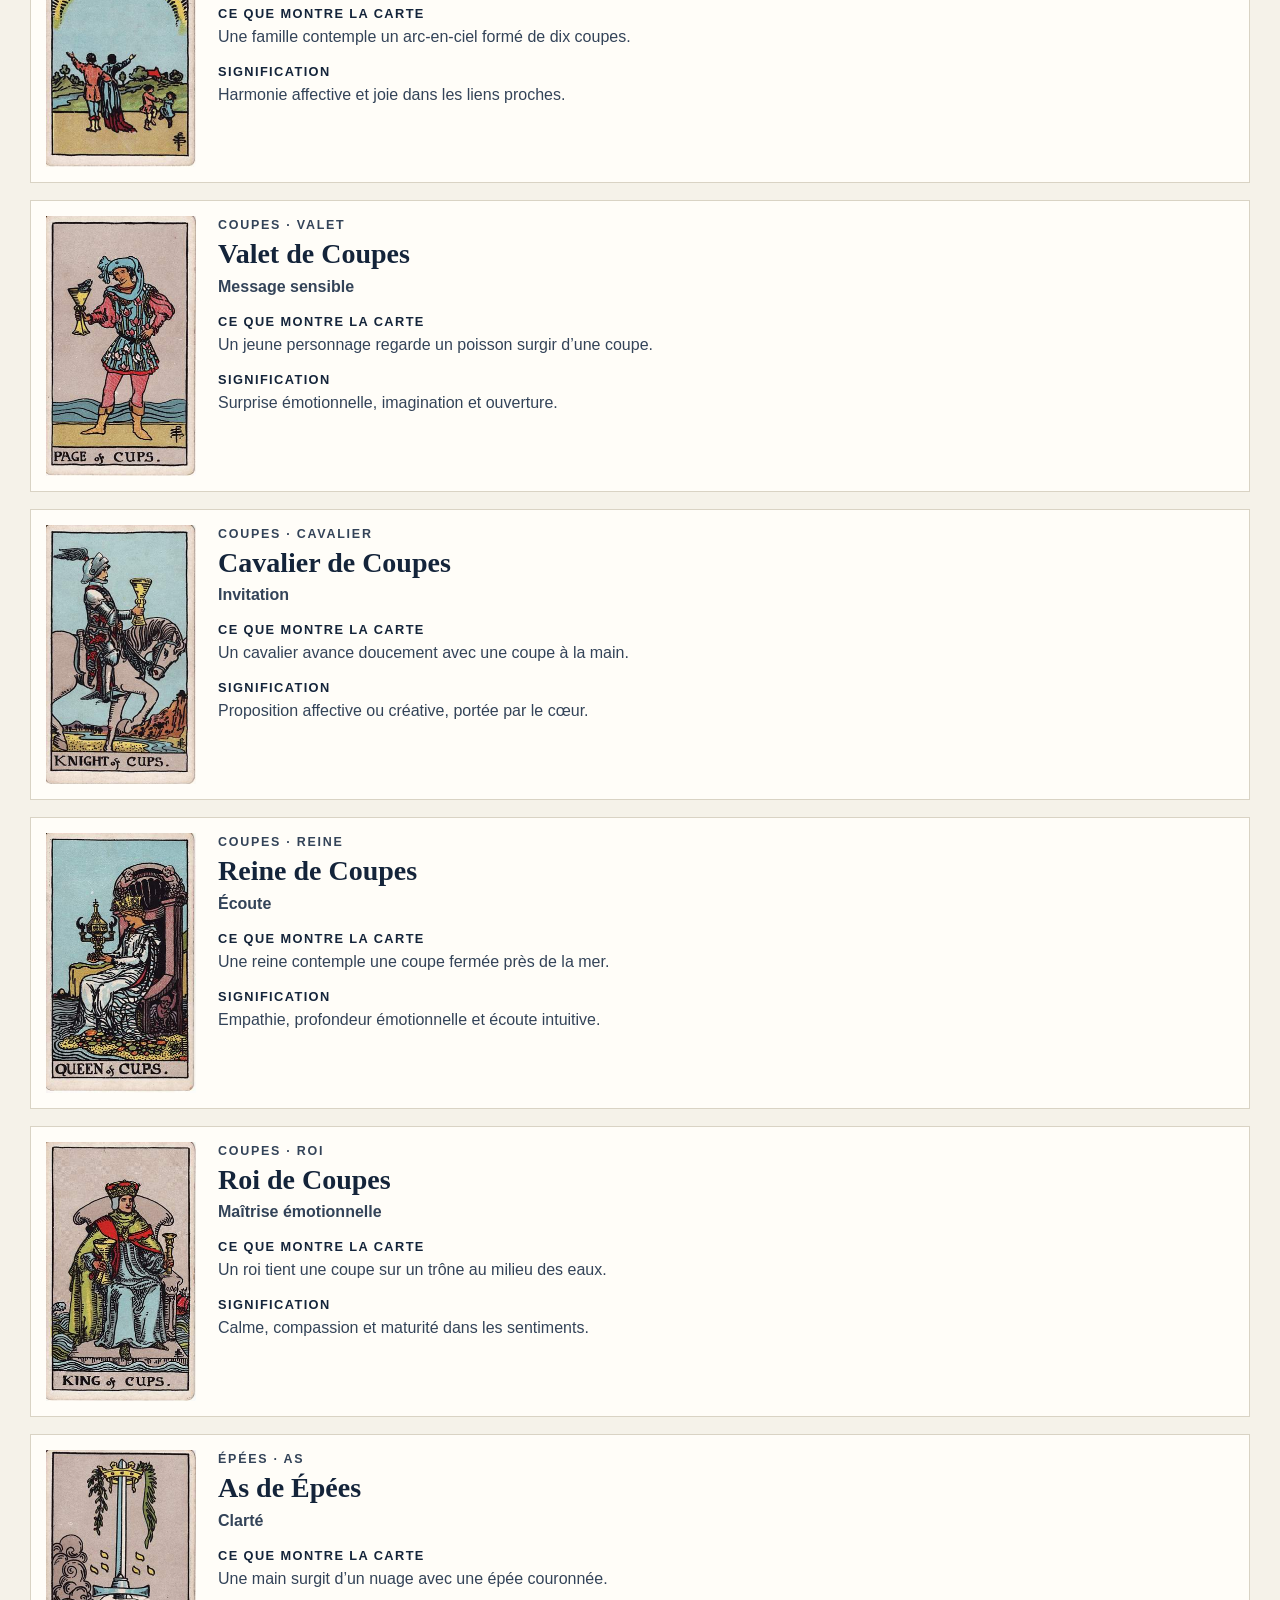
<file: cartes.html>
<!doctype html>
<html lang="fr">
<head>
  <meta charset="utf-8">
  <meta name="viewport" content="width=device-width,initial-scale=1">
  <meta name="theme-color" content="#14243a">
  <meta name="description" content="Les illustrations, symboles et significations des 78 cartes du tarot Rider–Waite–Smith.">
  <title>Cartes et descriptions — Atlas du Tarot</title>
  <link rel="icon" type="image/svg+xml" href="data:image/svg+xml,%3Csvg xmlns='http://www.w3.org/2000/svg' viewBox='0 0 64 64'%3E%3Crect width='64' height='64' rx='12' fill='%2314243a'/%3E%3Cpath d='M32 8 36 27 55 32 36 37 32 56 28 37 9 32 28 27Z' fill='%23e4b862'/%3E%3C/svg%3E">
  <link rel="stylesheet" href="style.css">
  <script type="importmap">{"imports":{"https://cdn.jsdelivr.net/npm/onnxruntime-common/+esm":"https://cdn.jsdelivr.net/npm/onnxruntime-common@1.31.0-dev.20260911-2a43ec07e/+esm"}}</script>
</head>
<body>
  <header class="site-header"><div class="shell header-inner"><a class="brand" href="index.html"><span class="brand-star" aria-hidden="true">✧</span>Atlas du Tarot</a><nav class="main-nav" aria-label="Navigation principale"><a href="index.html">Toutes les cartes</a><a href="tirage.html">Tirage aléatoire</a><a href="cartes.html" aria-current="page">Descriptions</a></nav></div></header>
  <main class="shell catalog-main">
    <div class="page-head"><p class="eyebrow">Guide illustré</p><h1 id="pageTitle">Les cartes et leur description</h1><p id="pageIntro">Explorez les 78 cartes du tarot Rider–Waite–Smith. Chaque fiche explique ce que montre l’image et propose une signification simple.</p></div>
    <div class="selected-note" id="selectedNote" hidden><span id="selectionIntro">Voici les cartes que vous avez retrouvées.</span> <a href="cartes.html">Voir les 78 descriptions</a> · <a href="index.html" id="retryLink">Retour à toutes les cartes</a></div>
    <section class="ai-panel" id="aiPanel" aria-labelledby="aiTitle" hidden>
      <div class="ai-panel-head"><div><p class="eyebrow">Modèle Hugging Face dans le navigateur</p><h2 id="aiTitle">Comprendre mes 10 cartes</h2></div><span class="local-badge">Analyse sur votre appareil</span></div>
      <p class="ai-explainer">Le modèle multilingue LFM2.5 350M relie les significations des dix cartes pour proposer une lecture en français. Au premier usage, le navigateur télécharge environ 255 Mo avec WebGPU ou 510 Mo sur le processeur depuis Hugging Face. Une connexion est nécessaire pour ce premier chargement ; la génération se fait sur votre appareil.</p>
      <form id="aiForm"><button class="primary" id="aiSubmit" type="submit">Interpréter mon tirage</button></form>
      <p class="ai-status" id="aiStatus" role="status" aria-live="polite">Prêt à interpréter les dix cartes.</p>
      <div class="ai-result" id="aiResult" aria-live="polite" hidden></div>
      <details class="ai-prompt"><summary>Voir le prompt de lecture</summary><pre id="aiPromptPreview"></pre></details>
    </section>
    <div class="toolbar"><div class="filters" role="group" aria-label="Filtrer les cartes"><button type="button" class="filter" data-family="all" aria-pressed="true">Toutes</button><button type="button" class="filter" data-family="major" aria-pressed="false">Majeurs</button><button type="button" class="filter" data-family="wands" aria-pressed="false">Bâtons</button><button type="button" class="filter" data-family="cups" aria-pressed="false">Coupes</button><button type="button" class="filter" data-family="swords" aria-pressed="false">Épées</button><button type="button" class="filter" data-family="pents" aria-pressed="false">Deniers</button></div><input id="search" class="search" type="search" aria-label="Rechercher une carte" placeholder="Rechercher une carte…"></div>
    <div class="section-line"><h2 id="sectionHeading">Toutes les cartes</h2><span id="resultCount">78 cartes</span></div>
    <div class="catalog-list" id="catalogList"></div>
  </main>
  <footer class="site-footer"><div class="shell footer-inner"><span>Les significations sont des pistes d’interprétation à lire selon le contexte.</span><a href="https://commons.wikimedia.org/wiki/Category:Rider-Waite-Smith_tarot_deck_(TaionWC)" target="_blank" rel="noopener noreferrer">Illustrations : Pamela Colman Smith · Wikimedia Commons ↗</a></div></footer>
  <script src="cards.js"></script><script src="catalogue.js?v=2"></script><script src="tarot-ai.js?v=18"></script>
</body>
</html>
</file>
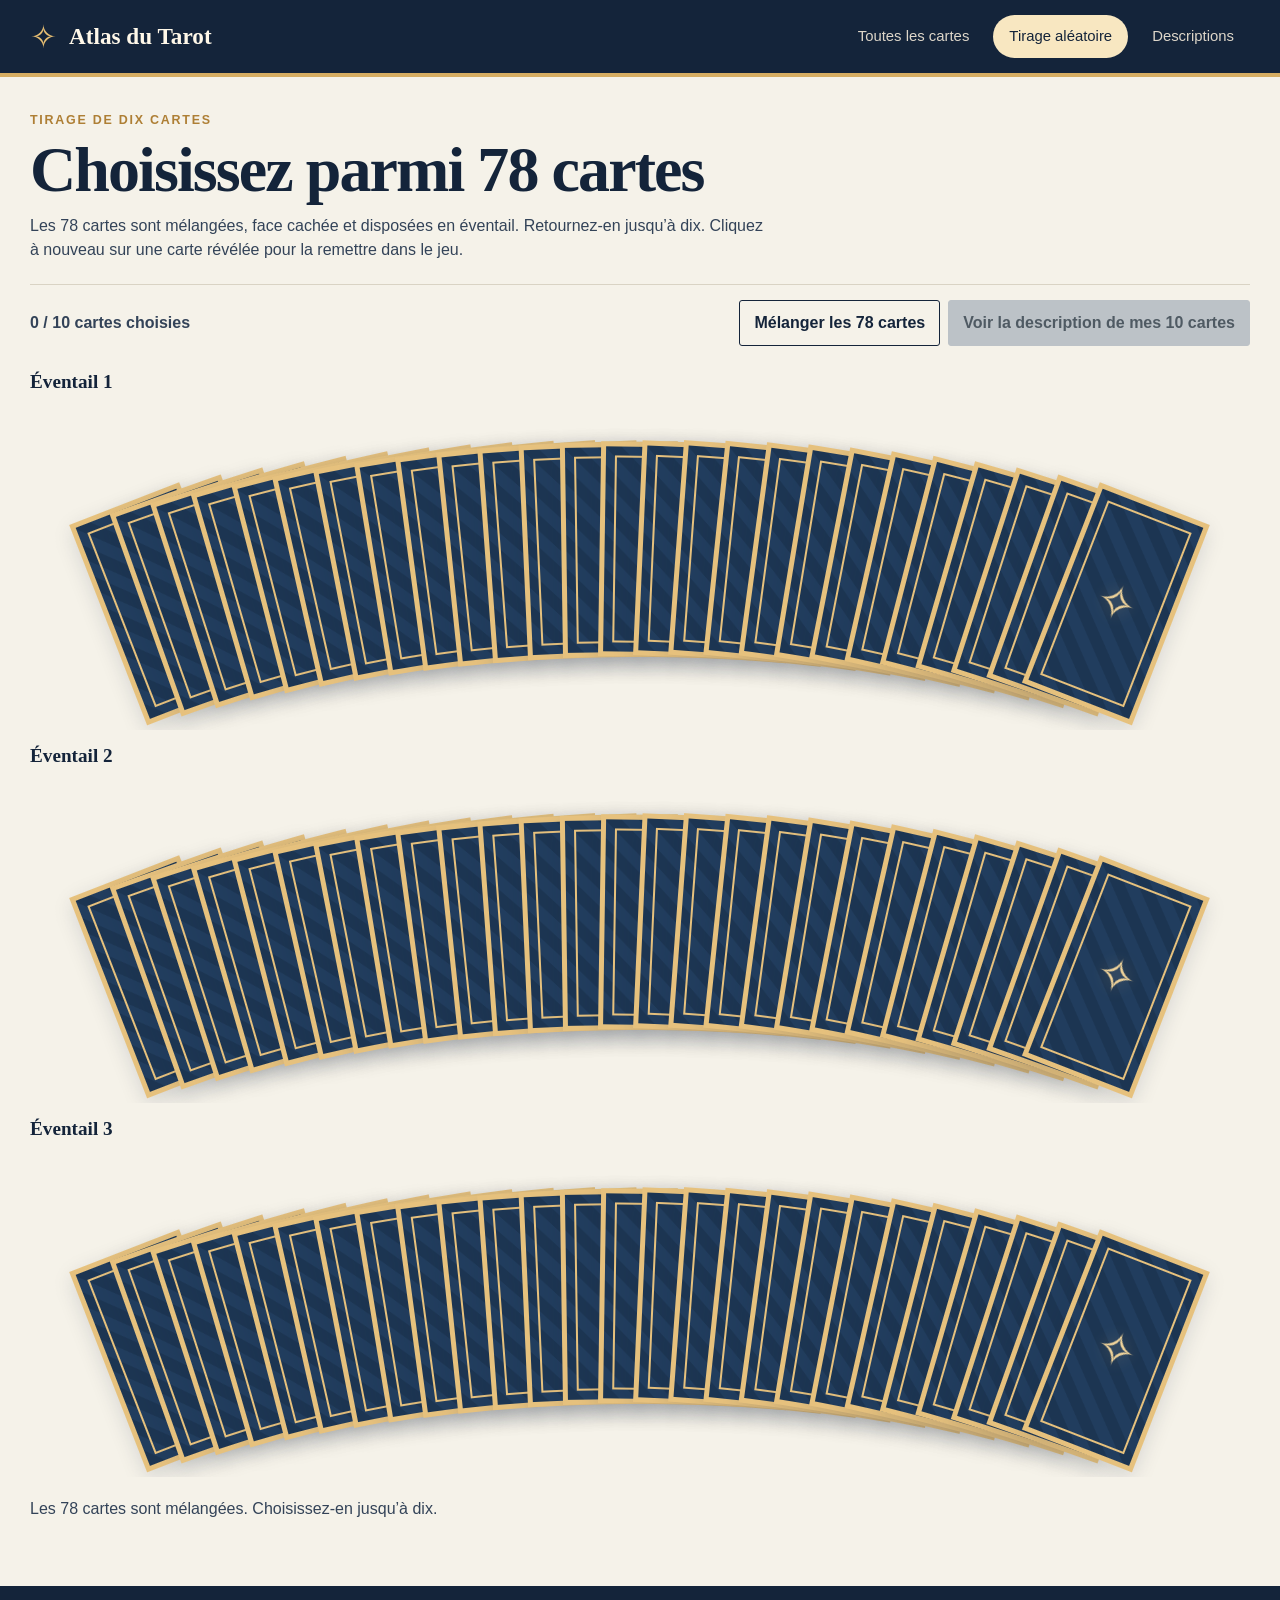
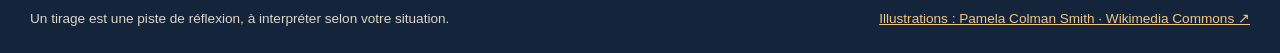
<file: tirage.html>
<!doctype html>
<html lang="fr">
<head>
  <meta charset="utf-8">
  <meta name="viewport" content="width=device-width,initial-scale=1">
  <meta name="theme-color" content="#14243a">
  <meta name="description" content="Retournez jusqu’à dix cartes parmi les 78 cartes de tarot mélangées, puis découvrez leur description.">
  <title>Tirage parmi 78 cartes — Atlas du Tarot</title>
  <link rel="icon" type="image/svg+xml" href="data:image/svg+xml,%3Csvg xmlns='http://www.w3.org/2000/svg' viewBox='0 0 64 64'%3E%3Crect width='64' height='64' rx='12' fill='%2314243a'/%3E%3Cpath d='M32 8 36 27 55 32 36 37 32 56 28 37 9 32 28 27Z' fill='%23e4b862'/%3E%3C/svg%3E">
  <link rel="stylesheet" href="style.css">
</head>
<body>
  <header class="site-header"><div class="shell header-inner"><a class="brand" href="index.html"><span class="brand-star" aria-hidden="true">✧</span>Atlas du Tarot</a><nav class="main-nav" aria-label="Navigation principale"><a href="index.html">Toutes les cartes</a><a href="tirage.html" aria-current="page">Tirage aléatoire</a><a href="cartes.html">Descriptions</a></nav></div></header>
  <main class="shell draw-main">
    <div class="page-head"><p class="eyebrow">Tirage de dix cartes</p><h1>Choisissez parmi 78 cartes</h1><p>Les 78 cartes sont mélangées, face cachée et disposées en éventail. Retournez-en jusqu’à dix. Cliquez à nouveau sur une carte révélée pour la remettre dans le jeu.</p></div>
    <div class="draw-toolbar"><span class="draw-count" id="drawCount">0 / 10 cartes choisies</span><div class="draw-actions"><button type="button" class="secondary" id="newDraw">Mélanger les 78 cartes</button><button type="button" class="primary" id="readDraw" disabled>Voir la description de mes 10 cartes</button></div></div>
    <div class="draw-fans" id="drawGrid" aria-label="Les 78 cartes face cachée"></div>
    <p class="draw-status" id="drawStatus" role="status" aria-live="polite"></p>
  </main>
  <footer class="site-footer"><div class="shell footer-inner"><span>Un tirage est une piste de réflexion, à interpréter selon votre situation.</span><a href="https://commons.wikimedia.org/wiki/Category:Rider-Waite-Smith_tarot_deck_(TaionWC)" target="_blank" rel="noopener noreferrer">Illustrations : Pamela Colman Smith · Wikimedia Commons ↗</a></div></footer>
  <script src="cards.js"></script><script src="tirage.js?v=3"></script>
</body>
</html>
</file>
<file: style.css>
:root{--ink:#14243a;--ink-soft:#334358;--paper:#f5f2e9;--card:#fffdf8;--gold:#ae7f35;--line:#d9d3c4;--muted:#687385}
*{box-sizing:border-box}
html{scroll-behavior:smooth}
body{margin:0;background:var(--paper);color:var(--ink);font:16px/1.5 Arial,Helvetica,sans-serif}
button,input{font:inherit}
button{cursor:pointer}
a{color:inherit}
.shell{width:min(1440px,100%);margin:auto;padding:0 30px}
.site-header{background:var(--ink);color:#fff8e9;border-bottom:4px solid #d6ad62}
.header-inner{min-height:73px;display:flex;align-items:center;justify-content:space-between;gap:20px}
.brand{display:flex;align-items:center;gap:12px;font:600 1.45rem Georgia,serif;text-decoration:none;white-space:nowrap}
.brand-star{font:2rem Arial,sans-serif;color:#e8bf73;line-height:1}
.main-nav{display:flex;align-items:center;gap:8px}
.main-nav a{text-decoration:none;color:#ddd6c9;padding:9px 15px;border:1px solid transparent;border-radius:99px;font-size:.93rem}
.main-nav a:hover,.main-nav a:focus-visible{border-color:#a79573;color:white}
.main-nav a[aria-current=page]{color:var(--ink);background:#f8e7c1}
.page-head{padding-top:34px;padding-bottom:22px}
.eyebrow{text-transform:uppercase;letter-spacing:.14em;color:var(--gold);font-size:.78rem;font-weight:700;margin:0 0 5px}
h1,h2,h3{font-family:Georgia,serif}
h1{font-size:clamp(2.4rem,5vw,4.2rem);line-height:1.08;letter-spacing:-.03em;margin:0 0 10px}
.page-head p:last-child{max-width:740px;color:var(--ink-soft);margin:0}
.draw-callout{display:flex;align-items:center;justify-content:space-between;gap:20px;background:#eee7d6;border-left:4px solid var(--gold);padding:18px 21px;margin:0 0 24px}
.draw-callout strong{font:700 1.2rem Georgia,serif}
.draw-callout p{color:var(--ink-soft);margin:4px 0 0}
.draw-callout .primary{flex:none}
.workspace{display:grid;grid-template-columns:minmax(0,1fr) 310px;gap:26px;align-items:start;padding-bottom:65px}
.catalog-main{padding-bottom:60px}
.toolbar{display:flex;flex-wrap:wrap;gap:10px;align-items:center;padding:15px 0 19px;border-top:1px solid var(--line)}
.filters{display:flex;flex-wrap:wrap;gap:7px}
.filter{padding:8px 13px;background:transparent;border:1px solid var(--line);border-radius:99px;color:var(--ink-soft);font-size:.88rem}
.filter:hover,.filter:focus-visible{border-color:var(--gold)}
.filter[aria-pressed=true]{background:var(--ink);border-color:var(--ink);color:white}
.search{margin-left:auto;min-width:190px;width:230px;padding:9px 13px;border:1px solid var(--line);border-radius:99px;background:var(--card);color:var(--ink)}
.search:focus{outline:3px solid #d9bd7a80;border-color:var(--gold)}
.section-line{display:flex;justify-content:space-between;align-items:baseline;gap:15px;margin:0 0 14px}
.section-line h2{font-size:1.45rem;margin:0}
.section-line span{color:var(--muted);font-size:.9rem}
.card-grid{display:grid;grid-template-columns:repeat(5,minmax(0,1fr));gap:14px}
.pick-card{display:block;text-align:left;color:var(--ink);background:var(--card);border:2px solid var(--line);padding:6px 6px 10px;min-width:0;position:relative;transition:transform .18s,border-color .18s,box-shadow .18s}
.pick-card:hover,.pick-card:focus-visible{transform:translateY(-3px);border-color:var(--gold);outline:0;box-shadow:0 8px 20px #14243a1c}
.pick-card[aria-pressed=true]{border-color:var(--gold);box-shadow:0 0 0 2px #ae7f3560}
.pick-card img{display:block;width:100%;aspect-ratio:111/192;object-fit:cover;background:#e5ddca}
.pick-card .name{display:block;margin:9px 4px 0;font:600 1rem/1.22 Georgia,serif;min-height:2.45em}
.pick-card .number{display:block;margin:5px 4px 0;color:var(--gold);font-size:.75rem;text-transform:uppercase;letter-spacing:.08em}
.pick-card .selected-mark{position:absolute;right:11px;top:11px;display:none;width:28px;height:28px;border-radius:50%;background:var(--gold);color:white;text-align:center;line-height:28px;font-weight:bold}
.pick-card[aria-pressed=true] .selected-mark{display:block}
.selection-panel{position:sticky;top:22px;background:var(--card);border:1px solid var(--line);box-shadow:0 8px 24px #14243a0e;padding:21px}
.selection-panel h2{font-size:1.45rem;margin:0 0 4px}
.selection-panel p{color:var(--muted);margin:0 0 17px;font-size:.9rem}
.progress{height:7px;background:#e9e4d9;border-radius:10px;overflow:hidden;margin:0 0 17px}
.progress span{display:block;height:100%;width:0;background:var(--gold);transition:width .2s}
.selected-list{display:grid;gap:8px;margin:0 0 17px;padding:0;list-style:none;max-height:370px;overflow:auto}
.selected-list li{display:flex;align-items:center;gap:9px;min-height:34px;color:var(--muted);font-size:.9rem}
.selected-list li.filled{color:var(--ink)}
.slot-number{width:26px;height:26px;border:1px solid var(--line);border-radius:50%;display:grid;place-items:center;font-size:.75rem;color:var(--gold);flex:none}
.selected-list li.filled .slot-number{background:var(--ink);color:white;border-color:var(--ink)}
.remove-card{border:0;background:transparent;color:var(--ink);padding:3px 0;text-align:left;font-size:.9rem}
.remove-card:hover,.remove-card:focus-visible{text-decoration:underline;color:var(--gold)}
.panel-actions{display:grid;gap:8px}
.primary,.secondary{border:1px solid var(--ink);border-radius:3px;padding:10px 14px;font-weight:700;text-decoration:none;text-align:center;display:block}
.primary{background:var(--ink);color:white}
.primary:hover,.primary:focus-visible{background:#2d4662}
.primary:disabled{background:#bcc2c7;border-color:#bcc2c7;color:#4f5a63;cursor:not-allowed}
.secondary{background:transparent;color:var(--ink)}
.secondary:hover,.secondary:focus-visible{background:#eee9df}
.panel-actions .plain{border:0;background:none;text-decoration:underline;color:var(--muted);padding:5px}
.panel-actions .plain:hover{color:var(--ink)}
.status{min-height:1.5em;color:var(--ink-soft);margin-top:9px;font-size:.86rem}
.catalog-list{display:grid;gap:17px}
.catalog-card{display:grid;grid-template-columns:150px 1fr;gap:22px;background:var(--card);border:1px solid var(--line);padding:15px}
.catalog-card img{width:100%;height:auto;aspect-ratio:111/192;object-fit:cover;background:#e5ddca}
.catalog-card .eyebrow{margin:0 0 4px}
.catalog-card h2{font-size:1.75rem;line-height:1.1;margin:0 0 5px}
.keywords{color:var(--gold);font-weight:700;margin:0 0 14px}
.catalog-card h3{font:700 .8rem Arial,sans-serif;letter-spacing:.11em;text-transform:uppercase;margin:15px 0 4px}
.catalog-card p{margin:0;color:var(--ink-soft)}
.selected-note{background:#eee7d6;border-left:4px solid var(--gold);padding:11px 15px;margin:0 0 18px;color:var(--ink-soft)}
.ai-panel{background:#fdf9ef;border:1px solid #cfbd99;box-shadow:0 9px 26px #14243a0c;padding:23px;margin:0 0 24px}
.ai-panel-head{display:flex;justify-content:space-between;align-items:flex-start;gap:14px}
.ai-panel h2{font-size:1.75rem;margin:0}
.local-badge{border:1px solid #b89356;border-radius:99px;color:#76551f;padding:5px 10px;font-size:.8rem;white-space:nowrap}
.ai-explainer{color:var(--ink-soft);max-width:800px;margin:13px 0 18px}
.ai-panel form{display:flex;flex-wrap:wrap;align-items:end;gap:11px;margin:0 0 19px}
.ai-panel form button{min-height:45px}
.ai-result{border-top:1px solid var(--line);padding-top:18px}
.ai-result[hidden]{display:none}
.ai-result{white-space:pre-wrap;line-height:1.65}
.ai-model-reading{border-bottom:1px solid var(--line);margin-bottom:18px;padding-bottom:8px}
.ai-status{color:var(--ink-soft);margin:0 0 14px}
.ai-prompt{border-top:1px solid var(--line);padding-top:12px;font-size:.9rem}
.ai-prompt summary{cursor:pointer;font-weight:700}
.ai-prompt pre{white-space:pre-wrap;font:inherit;line-height:1.5;margin:12px 0 0}
.ai-result h3{font-size:1.2rem;margin:0 0 8px}
.ai-result p{color:var(--ink-soft);margin:0 0 12px}
.ai-theme-list{display:flex;gap:7px;flex-wrap:wrap;list-style:none;padding:0;margin:0 0 18px}
.ai-theme-list li{background:#e8ddc6;color:#58451e;border-radius:99px;padding:5px 11px;font-size:.85rem}
.ai-focus-list{display:grid;grid-template-columns:repeat(3,minmax(0,1fr));gap:11px;list-style:none;padding:0;margin:0 0 12px}
.ai-focus-list li{background:white;border:1px solid var(--line);padding:13px}
.ai-focus-list strong{display:block;color:var(--ink);margin-bottom:4px}
.ai-focus-list span{display:block;color:var(--gold);font-size:.85rem;font-weight:700;margin-bottom:7px}
.ai-focus-list p{font-size:.92rem;margin:0}
.ai-caution{font-size:.84rem!important;margin:0!important}
.empty{padding:45px 20px;text-align:center;border:1px dashed var(--line);color:var(--muted)}
.site-footer{background:var(--ink);color:#ddd6c9;padding:23px 0;font-size:.85rem}
.site-footer a{color:#f0c783}
.footer-inner{display:flex;justify-content:space-between;flex-wrap:wrap;gap:8px}
.draw-main{padding-bottom:65px}
.draw-toolbar{display:flex;justify-content:space-between;align-items:center;gap:16px;flex-wrap:wrap;padding:15px 0 22px;border-top:1px solid var(--line)}
.draw-count{font-weight:700;color:var(--ink-soft)}
.draw-actions{display:flex;gap:8px;flex-wrap:wrap}
.draw-actions button:disabled{opacity:.55;cursor:not-allowed}
.draw-actions .primary:disabled{opacity:1}
.draw-fans{display:grid;gap:12px}
.fan-section{min-width:0}
.fan-heading{font-size:1.2rem;margin:0 0 7px}
.draw-fan-viewport{overflow-x:auto;overflow-y:hidden;scrollbar-color:#b99557 #e6e0d2}
.draw-fan{position:relative;width:1075px;height:326px;margin:0 auto}
.draw-card{position:absolute;left:var(--fan-left);top:38px;display:block;width:118px;aspect-ratio:111/202;border:0;background:transparent;padding:0;color:var(--ink);perspective:1000px;transform:translateY(var(--fan-y)) rotate(var(--fan-angle));transform-origin:center bottom;transition:transform .22s ease}
.draw-card:hover{transform:translateY(calc(var(--fan-y) - 14px)) rotate(var(--fan-angle));z-index:200!important}
.draw-card.revealed{transform:translateY(calc(var(--fan-y) - 29px)) rotate(var(--fan-angle))}
.draw-card.revealed:hover{transform:translateY(calc(var(--fan-y) - 37px)) rotate(var(--fan-angle))}
.draw-card:focus-visible{outline:3px solid var(--gold);outline-offset:4px}
.draw-card-inner{display:block;position:relative;width:100%;height:100%;transform-style:preserve-3d;transition:transform .5s ease}
.draw-card.revealed .draw-card-inner{transform:rotateY(180deg)}
.draw-card-back,.draw-card-front{position:absolute;inset:0;backface-visibility:hidden;overflow:hidden;box-shadow:0 7px 20px #14243a26}
.draw-card-back{display:flex;align-items:center;justify-content:center;background:repeating-linear-gradient(45deg,#1c3552 0,#1c3552 12px,#213d5e 12px,#213d5e 24px);border:5px solid #e6c17d;color:#f2d59b}
.draw-card-back:before{content:"";position:absolute;inset:9px;border:2px solid #e6c17d}
.back-ornament{font:3rem Georgia,serif;line-height:1;filter:drop-shadow(0 0 8px #e6c17d55)}
.draw-card-front{transform:rotateY(180deg);display:flex;flex-direction:column;background:var(--card);border:1px solid var(--line);padding:6px}
.draw-card-front img{width:100%;min-height:0;flex:1;object-fit:cover;object-position:center;background:#e5ddca}
.draw-card-name{min-height:32px;display:grid;place-items:center;text-align:center;font:600 .8rem/1.12 Georgia,serif;padding:4px 1px}
.draw-order{position:absolute;top:9px;right:9px;min-width:24px;height:24px;border-radius:50%;background:var(--gold);color:white;font:700 .78rem/24px Arial,sans-serif;text-align:center;box-shadow:0 2px 6px #0005}
.draw-order:empty{display:none}
.draw-status{min-height:1.5em;color:var(--ink-soft);margin:20px 0 0}
@media(max-width:1200px){.card-grid{grid-template-columns:repeat(4,minmax(0,1fr))}}
@media(max-width:900px){.workspace{grid-template-columns:1fr}.selection-panel{position:static;grid-row:1}.selected-list{grid-template-columns:repeat(2,minmax(0,1fr));max-height:120px}.card-grid{grid-template-columns:repeat(5,minmax(0,1fr))}}
@media(max-width:900px){.back-ornament{font-size:2.5rem}}
@media(max-width:680px){.shell{padding:0 17px}.header-inner{align-items:flex-start;flex-direction:column;padding-top:13px;padding-bottom:12px;gap:6px}.brand{font-size:1.25rem}.main-nav{flex-wrap:wrap}.main-nav a{padding:7px 10px;font-size:.86rem}.page-head{padding-top:27px}.toolbar{display:block}.filters{margin-bottom:12px}.search{width:100%}.card-grid{grid-template-columns:repeat(3,minmax(0,1fr));gap:9px}.pick-card .name{font-size:.9rem}.catalog-card{grid-template-columns:102px 1fr;gap:13px;padding:10px}.catalog-card h2{font-size:1.35rem}.catalog-card p{font-size:.94rem}.catalog-card h3{margin-top:10px}.draw-actions{width:100%}.draw-actions button{flex:1}.draw-actions .primary{flex-basis:100%}.ai-focus-list{grid-template-columns:1fr}.ai-panel-head{display:block}.local-badge{display:inline-block;margin-top:9px}.ai-panel{padding:18px}.ai-panel form button{width:100%}}
@media(max-width:680px){.draw-fans{gap:8px}.fan-heading{font-size:1rem;margin-bottom:2px}.draw-fan-viewport{overflow:hidden}.draw-fan{height:218px}.draw-card{top:36px;width:var(--mobile-card-width,78px)}.draw-card:hover{transform:translateY(calc(var(--fan-y) - 9px)) rotate(var(--fan-angle))}.draw-card.revealed:hover{transform:translateY(calc(var(--fan-y) - 32px)) rotate(var(--fan-angle))}.draw-card-name{min-height:25px;font-size:.63rem;padding:2px 1px}.draw-card-front{padding:3px}.draw-order{top:5px;right:5px;min-width:20px;height:20px;font-size:.68rem;line-height:20px}.back-ornament{font-size:2rem}}
@media(max-width:680px){.draw-callout{align-items:stretch;flex-direction:column}.draw-callout .primary{width:100%}}
@media(max-width:430px){.card-grid{grid-template-columns:repeat(2,minmax(0,1fr))}.selected-list{grid-template-columns:1fr}.catalog-card{grid-template-columns:1fr}.catalog-card img{width:150px;max-width:100%}}
@media(prefers-reduced-motion:reduce){.draw-card,.draw-card-inner{transition:none}}
</file>
